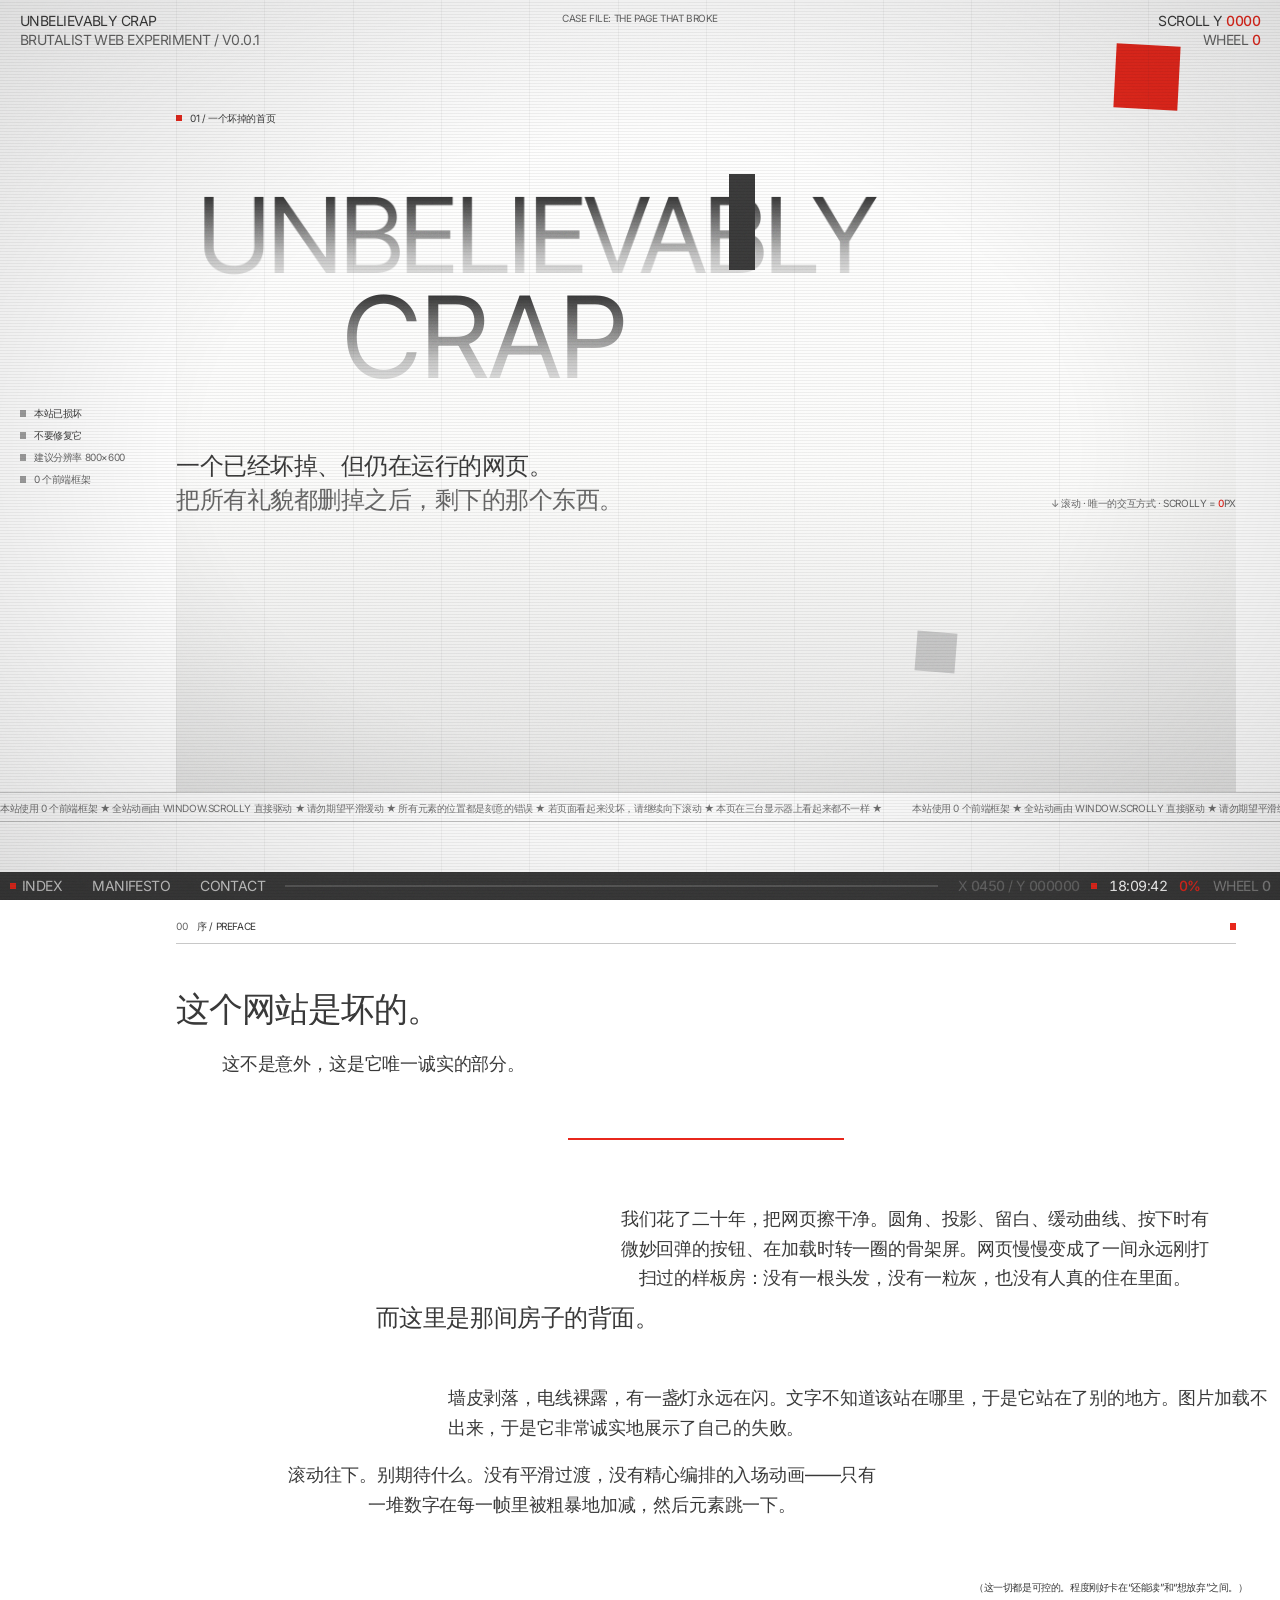
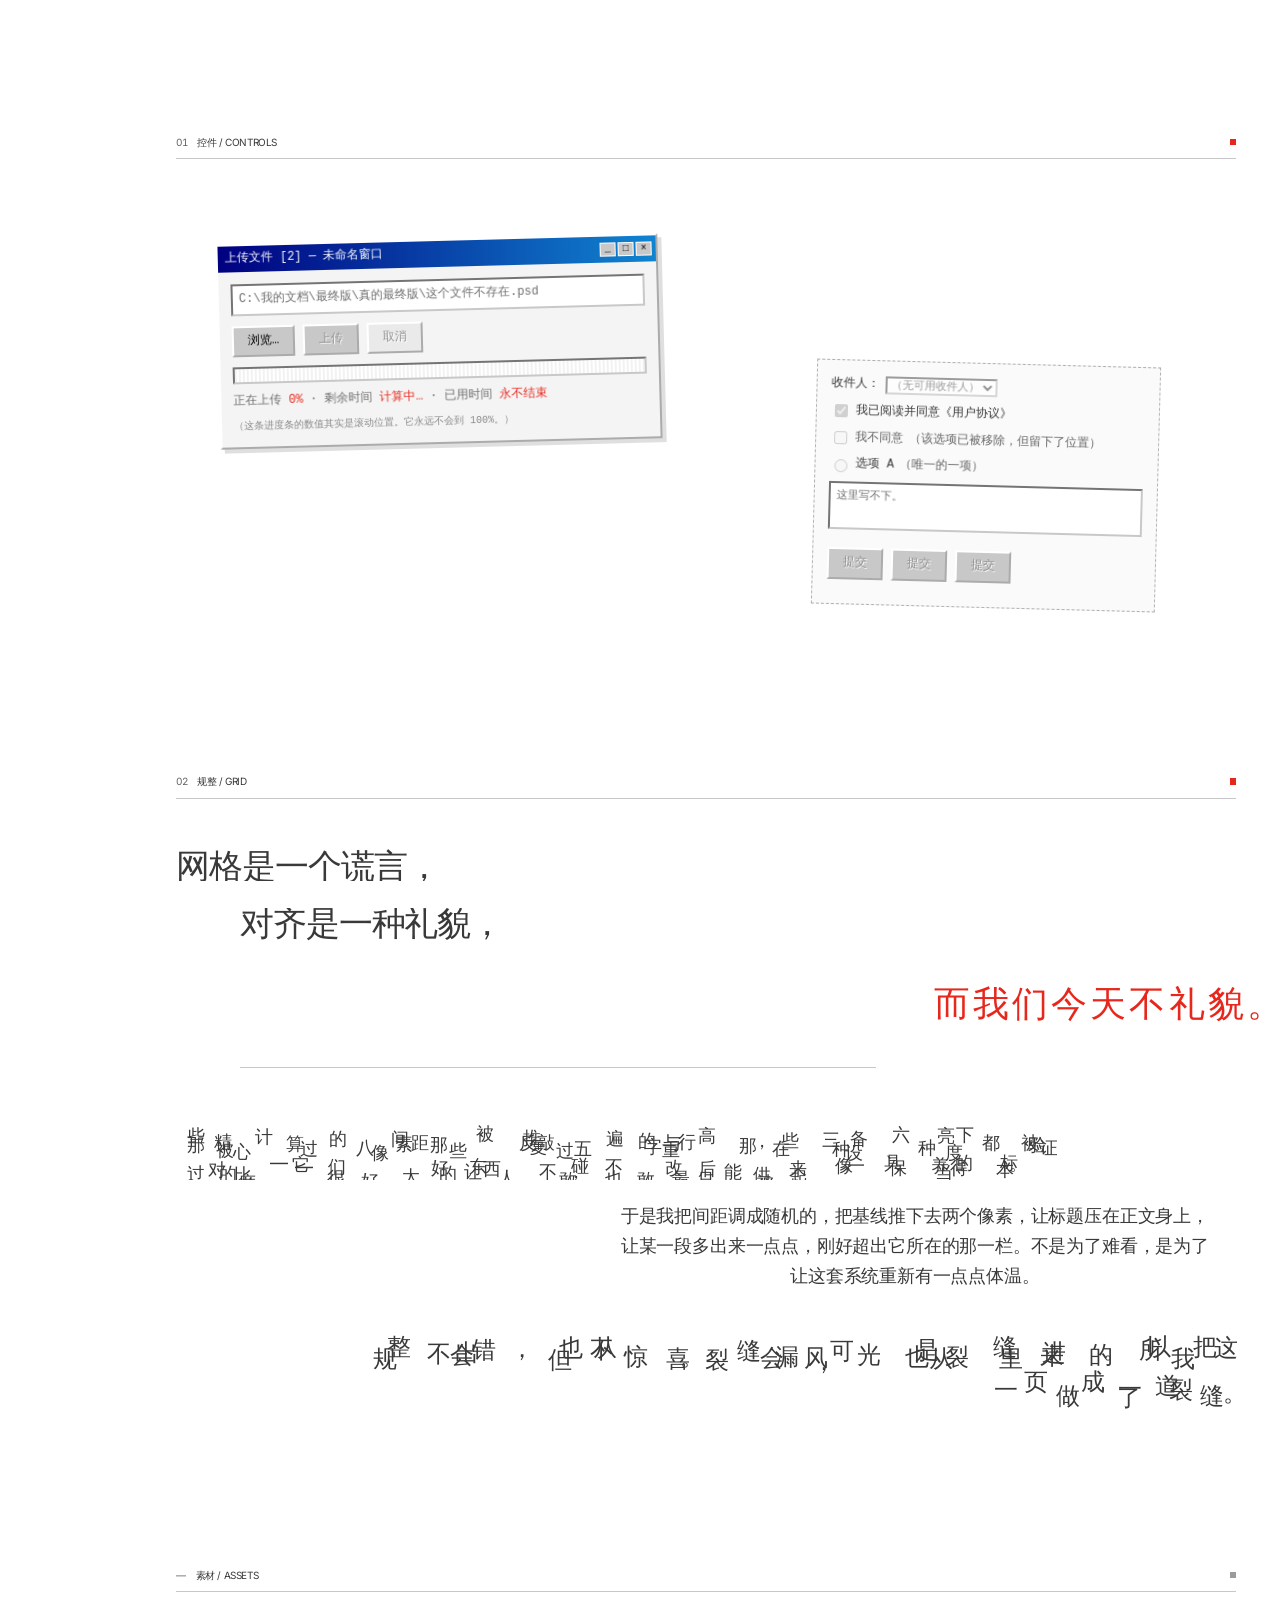
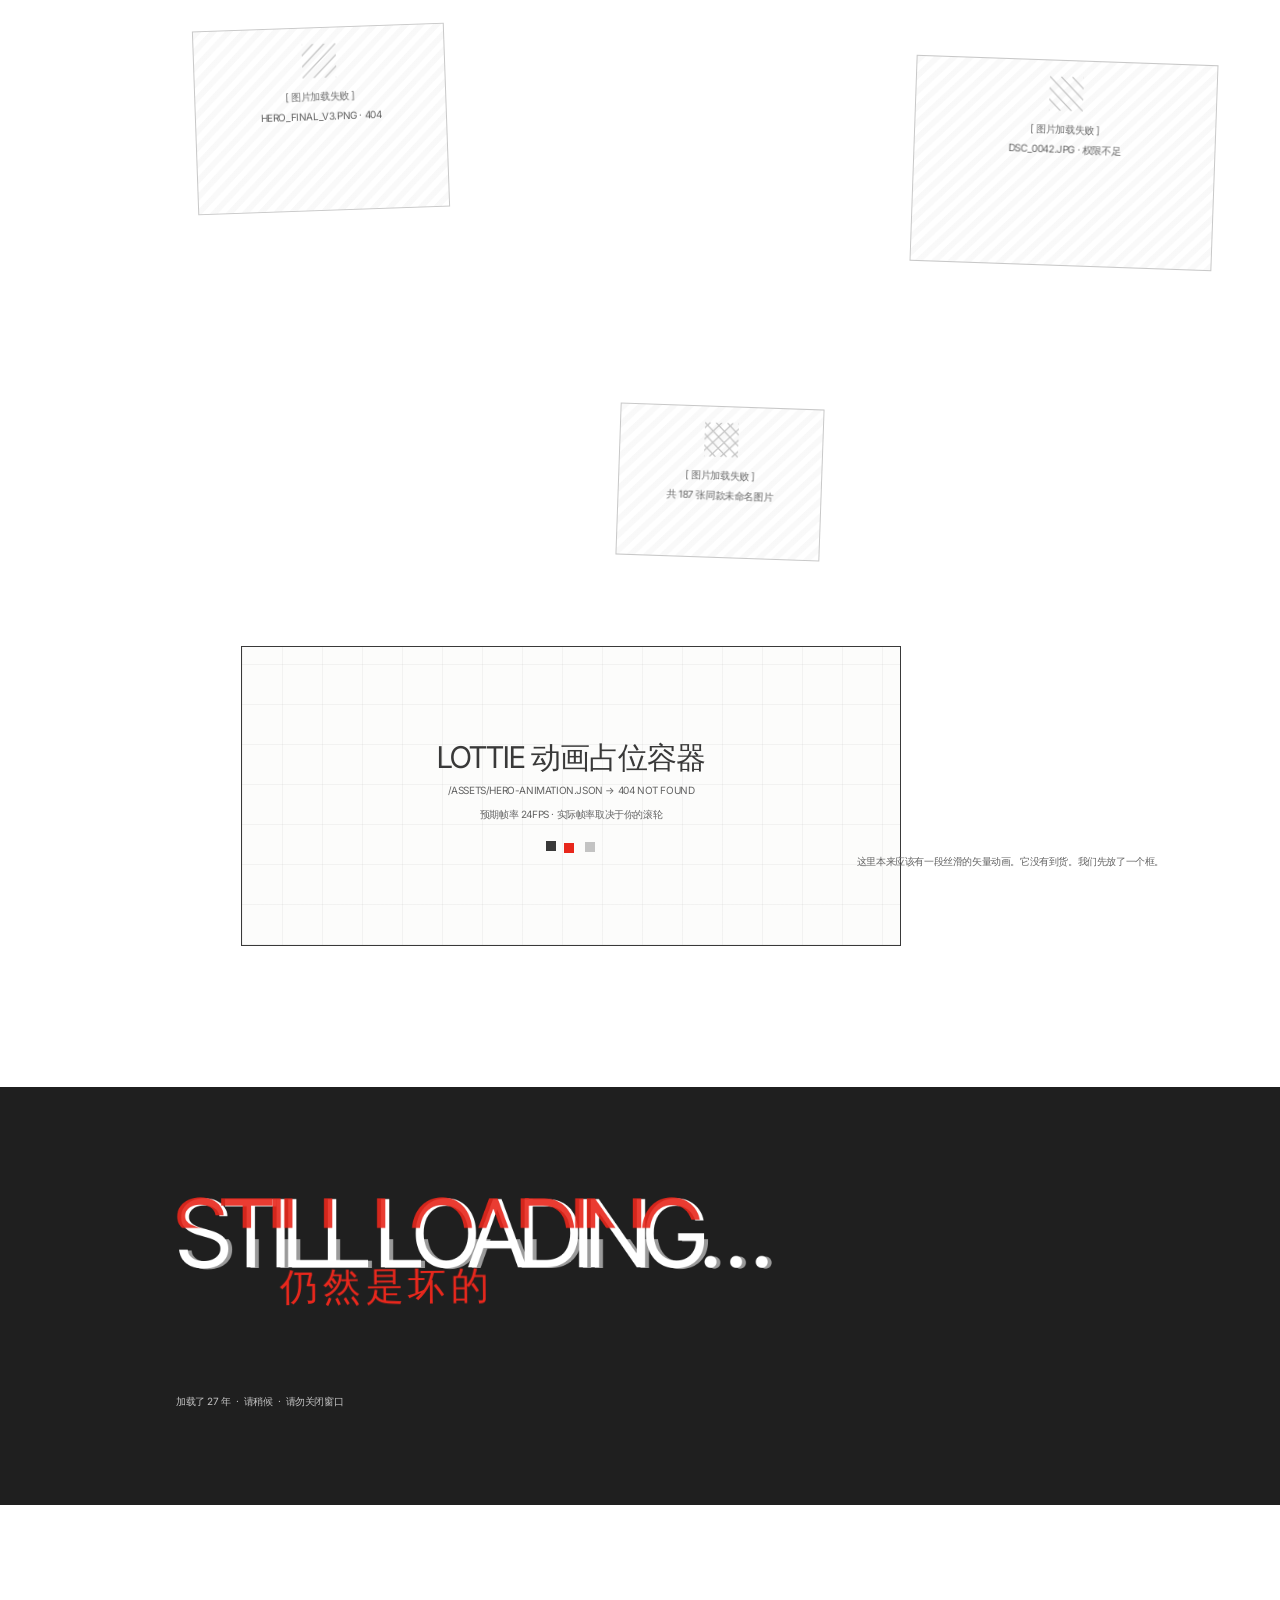
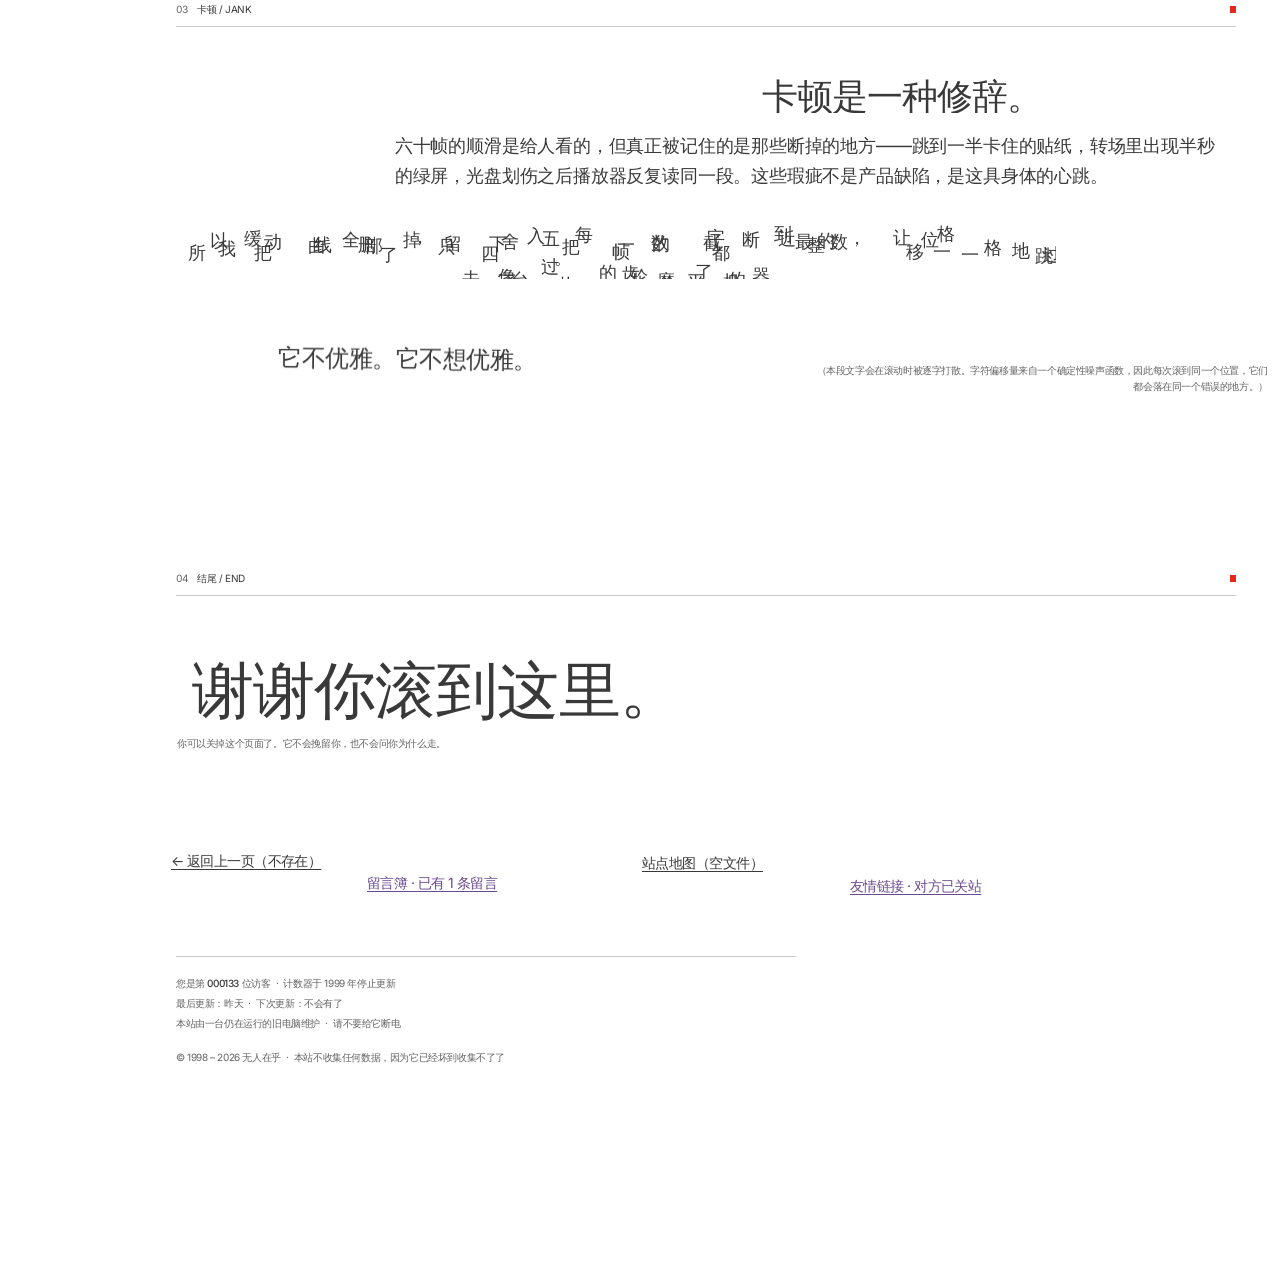
<file: 碎/碎/index.html>
<!DOCTYPE html>
<html lang="zh-CN">
<head>
<meta charset="utf-8">
<title>UNBELIEVABLY CRAP — 一个已经坏掉但还在运行的网页</title>
<meta name="viewport" content="width=1280">
<meta name="description" content="粗野主义实验网页。滚动驱动视差、抖动、裁切与文本打散。最好用桌面浏览器打开。">
<link rel="preconnect" href="https://fonts.googleapis.com">
<link rel="preconnect" href="https://fonts.gstatic.com" crossorigin>
<link href="https://fonts.googleapis.com/css2?family=Inter+Tight:wght@300;400;500;600&family=Inter:wght@300;400;500&display=swap" rel="stylesheet">
<link rel="stylesheet" href="style.css">
</head>
<body>

<!-- ══ 质感层：CRT 扫描线 + 胶片颗粒（固定，不吃指针） ══ -->
<div class="scan" aria-hidden="true"></div>
<div class="grain" aria-hidden="true"></div>

<!-- ══ 固定边框：精密的部分。所有破碎都发生在这层之外 ══ -->
<div class="chrome" aria-hidden="true">
  <div class="gridlines"><i></i><i></i><i></i><i></i><i></i><i></i><i></i><i></i><i></i><i></i><i></i><i></i></div>

  <div class="hud hud--tl">
    <span>Unbelievably Crap</span>
    <span class="dim">Brutalist web experiment / v0.0.1</span>
  </div>

  <div class="hud hud--tc">Case file: the page that broke</div>

  <div class="hud hud--tr">
    <span>Scroll Y <b id="js-y2">0</b></span>
    <span class="dim">Wheel <b id="js-wheel2">0</b></span>
  </div>

  <div class="rail">
    <div class="rail__row"><i class="mk"></i><span>本站已损坏</span></div>
    <div class="rail__row"><i class="mk"></i><span>不要修复它</span></div>
    <div class="rail__row dim"><i class="mk"></i><span>建议分辨率 800×600</span></div>
    <div class="rail__row dim"><i class="mk"></i><span>0 个前端框架</span></div>
  </div>
</div>

<main class="doc" id="doc">

  <!-- ══════════ HERO ══════════ -->
  <header class="hero">
    <div class="hero__meta label">
      <i class="mk mk--red"></i>
      <span>01 / 一个坏掉的首页</span>
    </div>

    <h1 class="display hero__l1" data-anim="plx zoom" data-speed="-0.18" data-amp="180" data-zoom="-0.24" data-ls="-10">Unbelievably</h1>
    <h1 class="display hero__l2" data-anim="plx zoom" data-speed="0.1" data-amp="240" data-zoom="0.3" data-ls="8">Crap</h1>

    <div class="hero__foot">
      <p class="lead hero__lede">
        一个已经坏掉、但仍在运行的网页。<br>
        <span class="dim">把所有礼貌都删掉之后，剩下的那个东西。</span>
      </p>
      <div class="hero__hint label">
        ↓ 滚动 · 唯一的交互方式 · scrollY = <b id="js-y">0</b>px
      </div>
    </div>

    <!-- 装饰：高饱和小色块，全站唯一的红 -->
    <i class="blk blk--a" data-anim="plx rot jit" data-speed="0.9" data-amp="420" data-jit="16" data-rot="40" data-jump="24"></i>
    <i class="blk blk--b" data-anim="plx jit" data-speed="-0.8" data-amp="380" data-jit="12"></i>
    <i class="blk blk--c" data-anim="plx rot jit" data-speed="0.55" data-amp="300" data-jit="9" data-rot="-22" data-jump="14"></i>
  </header>

  <!-- ══════════ 滚动驱动跑马灯 ══════════ -->
  <div class="marq" data-anim="marq" data-marq-speed="1.2">
    <div class="marq__track">
      <span>本站使用 0 个前端框架 ★ 全站动画由 window.scrollY 直接驱动 ★ 请勿期望平滑缓动 ★ 所有元素的位置都是刻意的错误 ★ 若页面看起来没坏，请继续向下滚动 ★ 本页在三台显示器上看起来都不一样 ★&nbsp;</span>
      <span>本站使用 0 个前端框架 ★ 全站动画由 window.scrollY 直接驱动 ★ 请勿期望平滑缓动 ★ 所有元素的位置都是刻意的错误 ★ 若页面看起来没坏，请继续向下滚动 ★ 本页在三台显示器上看起来都不一样 ★&nbsp;</span>
    </div>
  </div>

  <!-- ══════════ §00 序 ══════════ -->
  <section class="sec">
    <div class="shead">
      <span class="shead__no">00</span>
      <span class="shead__tt">序 / Preface</span>
      <i class="mk mk--red"></i>
    </div>

    <p class="sub al-l w-lg" data-anim="plx clip fade" data-speed="-0.06" data-amp="70" data-clip="11" data-clip-dir="bottom">
      这个网站是坏的。
    </p>
    <p class="body al-l w-md indent" data-anim="plx clip fade jit" data-speed="0.05" data-amp="90" data-jit="4" data-clip="7" data-clip-dir="bottom">
      这不是意外，这是它唯一诚实的部分。
    </p>

    <hr class="hr hr--red">

    <p class="body al-c w-md off-r" data-anim="plx fade" data-speed="-0.14" data-amp="120">
      我们花了二十年，把网页擦干净。圆角、投影、留白、缓动曲线、按下时有微妙回弹的按钮、在加载时转一圈的骨架屏。网页慢慢变成了一间永远刚打扫过的样板房：没有一根头发，没有一粒灰，也没有人真的住在里面。
    </p>

    <p class="lead al-r w-sm off-l" data-anim="plx fade jit" data-speed="0.2" data-amp="150" data-jit="5">
      而这里是那间房子的背面。
    </p>

    <p class="body al-l w-lg off-r-2" data-anim="plx clip fade" data-speed="-0.08" data-amp="110" data-clip="9" data-clip-dir="top">
      墙皮剥落，电线裸露，有一盏灯永远在闪。文字不知道该站在哪里，于是它站在了别的地方。图片加载不出来，于是它非常诚实地展示了自己的失败。
    </p>

    <p class="body al-c w-md off-l-2" data-anim="plx fade" data-speed="0.11" data-amp="130">
      滚动往下。别期待什么。没有平滑过渡，没有精心编排的入场动画——只有一堆数字在每一帧里被粗暴地加减，然后元素跳一下。
    </p>

    <p class="label al-r w-xs off-r-3" data-anim="plx fade jit" data-speed="-0.24" data-amp="170" data-jit="6">
      （这一切都是可控的。程度刚好卡在“还能读”和“想放弃”之间。）
    </p>
  </section>

  <!-- ══════════ §01 控件 ══════════ -->
  <section class="sec sec--widgets">
    <div class="shead">
      <span class="shead__no">01</span>
      <span class="shead__tt">控件 / Controls</span>
      <i class="mk mk--red"></i>
    </div>

    <div class="widget" data-anim="plx rot fade jit" data-speed="-0.32" data-amp="220" data-rot="-1.6" data-jump="1.2" data-jit="6">
      <div class="widget__titlebar">
        <span>上传文件 [2] — 未命名窗口</span>
        <span class="widget__btns"><i>_</i><i>□</i><i class="x">×</i></span>
      </div>
      <div class="widget__body">
        <div class="path">C:\我的文档\最终版\真的最终版\这个文件不存在.psd</div>
        <div class="row">
          <button class="btn90" type="button">浏览…</button>
          <button class="btn90" type="button" disabled>上传</button>
          <button class="btn90 btn90--ghost" type="button" disabled>取消</button>
        </div>
        <div class="progress"><div class="progress__bar" id="js-meter"></div></div>
        <div class="progress__label">
          正在上传 <b id="js-pct">0%</b> · 剩余时间 <b>计算中…</b> · 已用时间 <b>永不结束</b>
        </div>
        <div class="widget__note">（这条进度条的数值其实是滚动位置。它永远不会到 100%。）</div>
      </div>
    </div>

    <div class="formjunk" data-anim="plx rot fade jit" data-speed="0.3" data-amp="200" data-rot="1.4" data-jump="1.8" data-jit="5">
      <div class="formjunk__row">
        <label>收件人：</label>
        <select disabled><option>（无可用收件人）</option></select>
      </div>
      <div class="formjunk__row"><label><input type="checkbox" checked disabled> 我已阅读并同意《用户协议》</label></div>
      <div class="formjunk__row dim"><label><input type="checkbox" disabled> 我不同意</label><span>（该选项已被移除，但留下了位置）</span></div>
      <div class="formjunk__row"><label><input type="radio" name="why" disabled> 选项 A</label><span class="dim">（唯一的一项）</span></div>
      <textarea readonly rows="3">这里写不下。</textarea>
      <div class="row">
        <button class="btn90" type="button" disabled>提交</button>
        <button class="btn90" type="button" disabled>提交</button>
        <button class="btn90" type="button" disabled>提交</button>
      </div>
    </div>
  </section>

  <!-- ══════════ §02 规整 ══════════ -->
  <section class="sec">
    <div class="shead">
      <span class="shead__no">02</span>
      <span class="shead__tt">规整 / Grid</span>
      <i class="mk mk--red"></i>
    </div>

    <p class="sub al-l w-lg" data-anim="plx clip fade" data-speed="-0.1" data-amp="90" data-clip="13" data-clip-dir="bottom">网格是一个谎言，</p>
    <p class="sub al-l w-lg off-1" data-anim="plx clip fade" data-speed="0.06" data-amp="120" data-clip="13" data-clip-dir="top">对齐是一种礼貌，</p>
    <p class="sub sub--red al-r w-lg off-2" data-anim="plx zoom clip fade" data-speed="-0.18" data-amp="140" data-zoom="0.14" data-ls="5" data-clip="9" data-clip-dir="bottom">而我们今天不礼貌。</p>

    <hr class="hr hr--thin off-1">

    <div class="scatterbox" data-anim="fade">
      <p class="body scatter" data-anim="scatter clip fade jit" data-scatter="30" data-jit="6" data-clip="6" data-clip-dir="bottom">
        那些被精心计算过的八像素间距，那些被反复推敲过五遍的字重与行高，那些在三种设备、六种亮度下都被验证过的对比度——它们很好。太好的东西让人不敢碰，也不敢改，最后只能被供起来，像一具保养得当的标本。
      </p>
    </div>

    <p class="body al-c w-md off-r" data-anim="plx fade" data-speed="0.16" data-amp="140">
      于是我把间距调成随机的，把基线推下去两个像素，让标题压在正文身上，让某一段多出来一点点，刚好超出它所在的那一栏。不是为了难看，是为了让这套系统重新有一点点体温。
    </p>

    <div class="scatterbox scatterbox--r" data-anim="fade">
      <p class="lead scatter al-r" data-anim="scatter fade jit" data-scatter="24" data-jit="8">
        规整不会出错，但也从不惊喜。裂缝会漏风，可光也是从裂缝里进来的。所以我把这一页做成了一道裂缝。
      </p>
    </div>
  </section>

  <!-- ══════════ 破碎图片占位 ══════════ -->
  <section class="sec sec--media">
    <div class="shead">
      <span class="shead__no">—</span>
      <span class="shead__tt">素材 / Assets</span>
      <i class="mk"></i>
    </div>

    <div class="brokenimg brokenimg--a" data-anim="plx rot fade jit" data-speed="-0.5" data-amp="240" data-rot="-3" data-jump="2.4" data-jit="7">
      <span class="brokenimg__icon">▨</span>
      <span class="brokenimg__alt label">[ 图片加载失败 ]</span>
      <span class="brokenimg__cap label">hero_final_v3.png · 404</span>
    </div>
    <div class="brokenimg brokenimg--b" data-anim="plx rot fade jit" data-speed="0.58" data-amp="270" data-rot="2.4" data-jump="2.8" data-jit="6">
      <span class="brokenimg__icon">▧</span>
      <span class="brokenimg__alt label">[ 图片加载失败 ]</span>
      <span class="brokenimg__cap label">DSC_0042.JPG · 权限不足</span>
    </div>
    <div class="brokenimg brokenimg--c" data-anim="plx rot fade jit" data-speed="-0.66" data-amp="300" data-rot="5" data-jump="3.2" data-jit="9">
      <span class="brokenimg__icon">▩</span>
      <span class="brokenimg__alt label">[ 图片加载失败 ]</span>
      <span class="brokenimg__cap label">共 187 张同款未命名图片</span>
    </div>
  </section>

  <!-- ══════════ Lottie 占位 ══════════ -->
  <section class="sec sec--lottie">
    <div class="lottie" data-anim="plx rot fade jit" data-speed="-0.38" data-amp="230" data-rot="1.8" data-jump="2" data-jit="8">
      <div class="lottie__inner">
        <div class="lottie__label">Lottie 动画占位容器</div>
        <div class="lottie__sub label">/assets/hero-animation.json → 404 Not Found</div>
        <div class="lottie__sub label">预期帧率 24fps · 实际帧率取决于你的滚轮</div>
        <div class="lottie__dots">
          <i data-anim="jit" data-jit="4"></i><i data-anim="jit" data-jit="6"></i><i data-anim="jit" data-jit="3"></i>
        </div>
      </div>
    </div>
    <p class="label w-xs off-r dim" data-anim="plx fade jit" data-speed="0.5" data-amp="190" data-jit="5">
      这里本来应该有一段丝滑的矢量动画。它没有到货。我们先放了一个框。
    </p>
  </section>

  <!-- ══════════ 深色巨型标题带 ══════════ -->
  <section class="band">
    <div class="band__inner">
      <div class="band__t" data-anim="plx zoom glitch fade" data-speed="-0.16" data-amp="170" data-zoom="-0.44" data-ls="-22"
           data-glitch="1" data-text="Still loading…">Still loading…</div>
      <div class="band__s" data-anim="plx zoom rot fade jit" data-speed="0.26" data-amp="210" data-zoom="0.3" data-ls="8"
           data-rot="-1.2" data-jump="1.6" data-jit="6">仍然是坏的</div>
      <div class="band__n label">加载了 27 年 &nbsp;·&nbsp; 请稍候 &nbsp;·&nbsp; 请勿关闭窗口</div>
    </div>
  </section>

  <!-- ══════════ §03 卡顿 ══════════ -->
  <section class="sec">
    <div class="shead">
      <span class="shead__no">03</span>
      <span class="shead__tt">卡顿 / Jank</span>
      <i class="mk mk--red"></i>
    </div>

    <p class="sub al-r w-lg off-l" data-anim="plx clip zoom fade" data-speed="-0.12" data-amp="100" data-zoom="0.12" data-clip="11" data-clip-dir="bottom">卡顿是一种修辞。</p>

    <p class="body al-l w-lg off-r" data-anim="plx fade" data-speed="0.07" data-amp="120">
      六十帧的顺滑是给人看的，但真正被记住的是那些断掉的地方——跳到一半卡住的贴纸，转场里出现半秒的绿屏，光盘划伤之后播放器反复读同一段。这些瑕疵不是产品缺陷，是这具身体的心跳。
    </p>

    <div class="scatterbox" data-anim="fade">
      <p class="body scatter al-c" data-anim="scatter clip fade jit" data-scatter="34" data-jit="7" data-clip="8" data-clip-dir="bottom">
        所以我把缓动曲线全部删掉了，只留下四舍五入。把每一帧的数字都截断到最近的整数，让位移一格一格地跳过去，像一台过热的、齿轮磨平了的机器。
      </p>
    </div>

    <p class="lead al-l w-sm off-l-2" data-anim="plx fade jit rot" data-speed="-0.3" data-amp="190" data-jit="8" data-rot="1" data-jump="1.4">
      它不优雅。它不想优雅。
    </p>

    <p class="label al-r w-sm off-r-2 dim" data-anim="plx fade" data-speed="0.22" data-amp="160">
      （本段文字会在滚动时被逐字打散。字符偏移量来自一个确定性噪声函数，因此每次滚到同一个位置，它们都会落在同一个错误的地方。）
    </p>
  </section>

  <!-- ══════════ 结尾 ══════════ -->
  <section class="sec sec--end">
    <div class="shead">
      <span class="shead__no">04</span>
      <span class="shead__tt">结尾 / End</span>
      <i class="mk mk--red"></i>
    </div>

    <p class="sub sub--lg" data-anim="plx zoom fade" data-speed="-0.5" data-amp="200" data-zoom="-0.22" data-ls="-6">
      谢谢你滚到这里。
    </p>
    <p class="label dim" data-anim="plx fade jit" data-speed="-0.2" data-amp="150" data-jit="5">
      你可以关掉这个页面了。它不会挽留你，也不会问你为什么走。
    </p>

    <div class="links">
      <a href="#" class="lnk" data-anim="plx fade jit" data-speed="-0.8" data-amp="280" data-jit="10">← 返回上一页（不存在）</a>
      <a href="#" class="lnk is-visited" data-anim="plx fade jit" data-speed="0.7" data-amp="320" data-jit="8">留言簿 · 已有 1 条留言</a>
      <a href="#" class="lnk" data-anim="plx fade jit" data-speed="-0.55" data-amp="250" data-jit="11">站点地图（空文件）</a>
      <a href="#" class="lnk is-visited" data-anim="plx fade jit" data-speed="0.9" data-amp="360" data-jit="9">友情链接 · 对方已关站</a>
    </div>

    <div class="colophon label">
      <div>您是第 <b id="js-hits">000133</b> 位访客 &nbsp;·&nbsp; 计数器于 1999 年停止更新</div>
      <div>最后更新：昨天 &nbsp;·&nbsp; 下次更新：不会有了</div>
      <div>本站由一台仍在运行的旧电脑维护 &nbsp;·&nbsp; 请不要给它断电</div>
      <div class="dim">© 1998 – 2026 无人在乎 &nbsp;·&nbsp; 本站不收集任何数据，因为它已经坏到收集不了了</div>
    </div>
  </section>

</main>

<!-- ══ 固定底栏 ══ -->
<div class="bar">
  <div class="bar__left">
    <a href="#" class="bar__btn"><i class="mk mk--red"></i>Index</a>
    <a href="#" class="bar__btn"><i class="mk"></i>Manifesto</a>
    <a href="#" class="bar__btn"><i class="mk"></i>Contact</a>
  </div>
  <div class="bar__prog"><i id="js-thumb"></i></div>
  <div class="bar__right">
    <span class="bar__coord">X <b id="js-cx">0000</b> / Y <b id="js-cy">000000</b></span>
    <i class="mk mk--red"></i>
    <span class="bar__clock" id="js-clock">--:--:--</span>
    <span class="bar__pct"><b id="js-pct2">0%</b></span>
    <span class="dim">Wheel <b id="js-wheel">0</b></span>
  </div>
</div>

<!-- ══ 移动端拦截 ══ -->
<div class="warn-mobile">
  <div class="warn-mobile__box">
    <div class="label warn-mobile__tag">Error 800 × 600</div>
    <h2 class="warn-mobile__title">Best<br>viewed with<br>a desktop</h2>
    <p class="label">本网站未提供移动端布局。这不是疏忽，是拒绝。</p>
    <p class="label">请换一台有鼠标滚轮的电脑。谢谢。</p>
  </div>
</div>

<script src="script.js"></script>
</body>
</html>
</file>
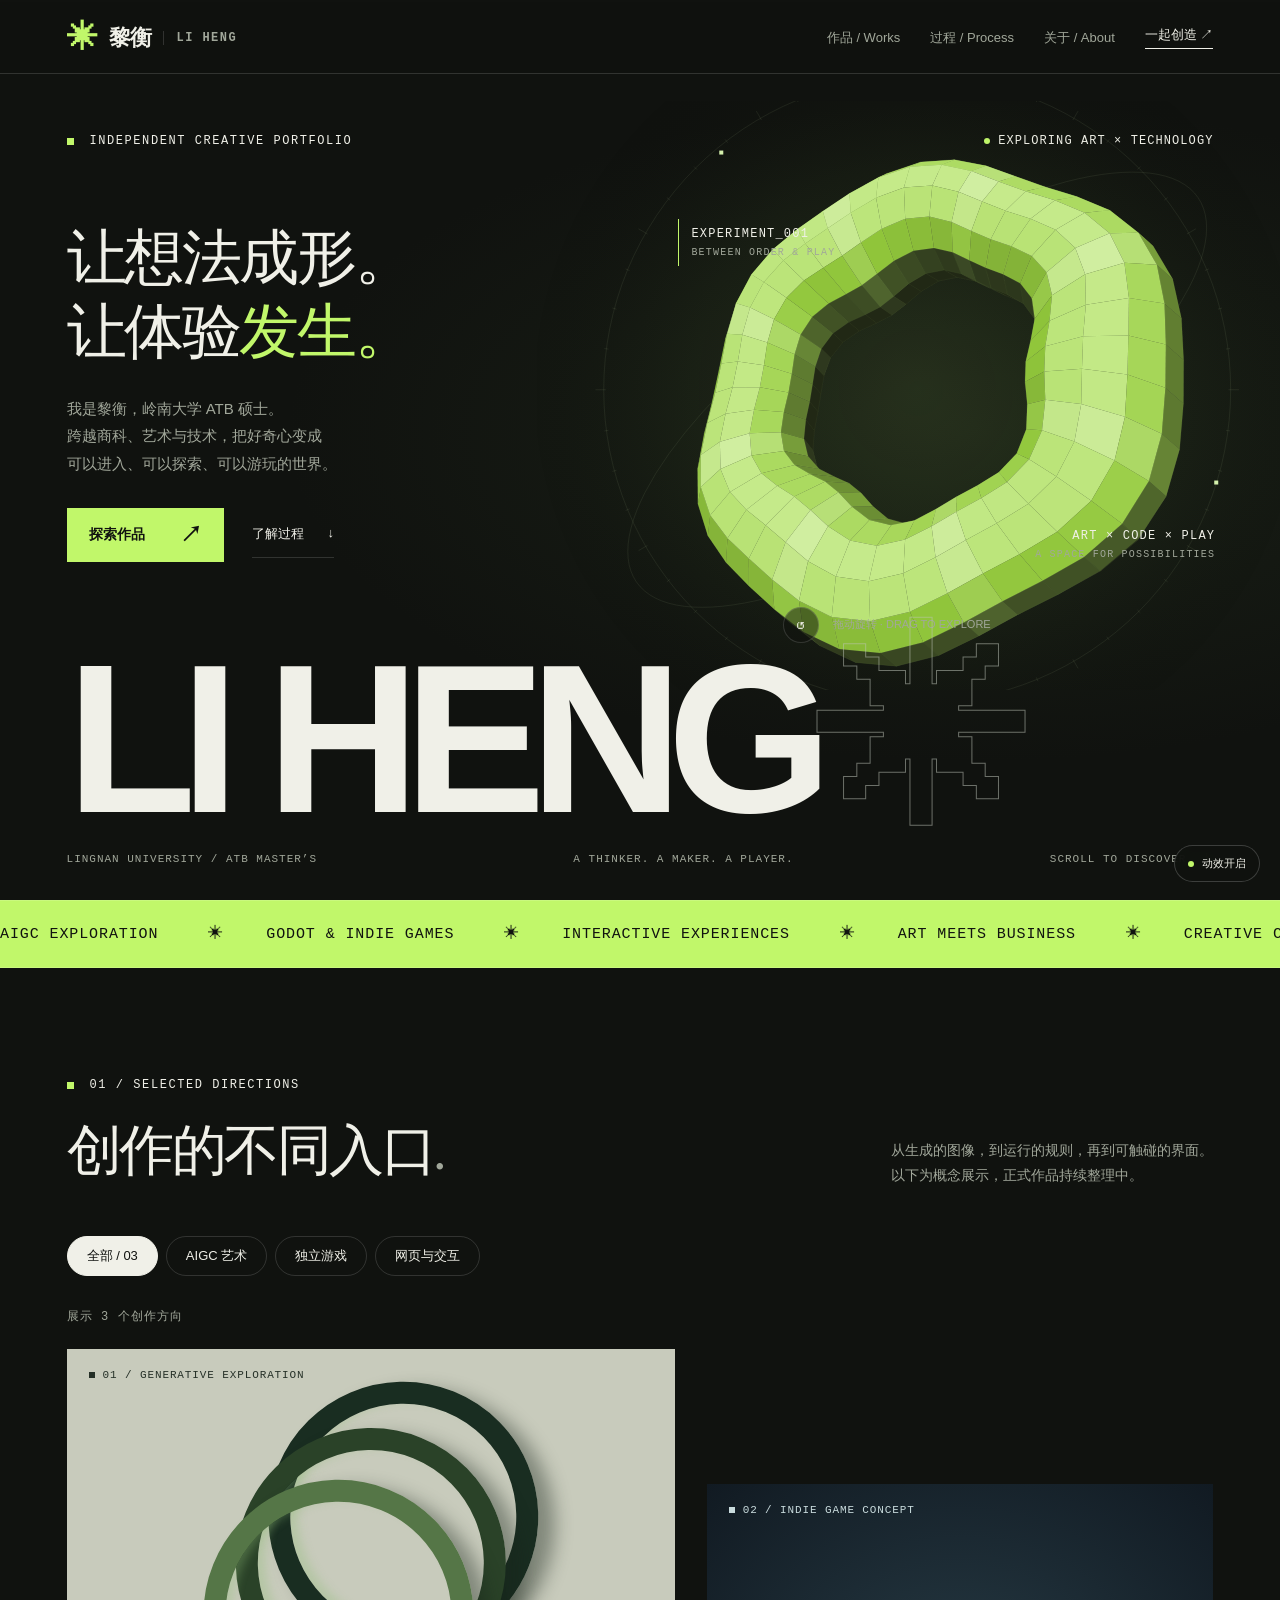
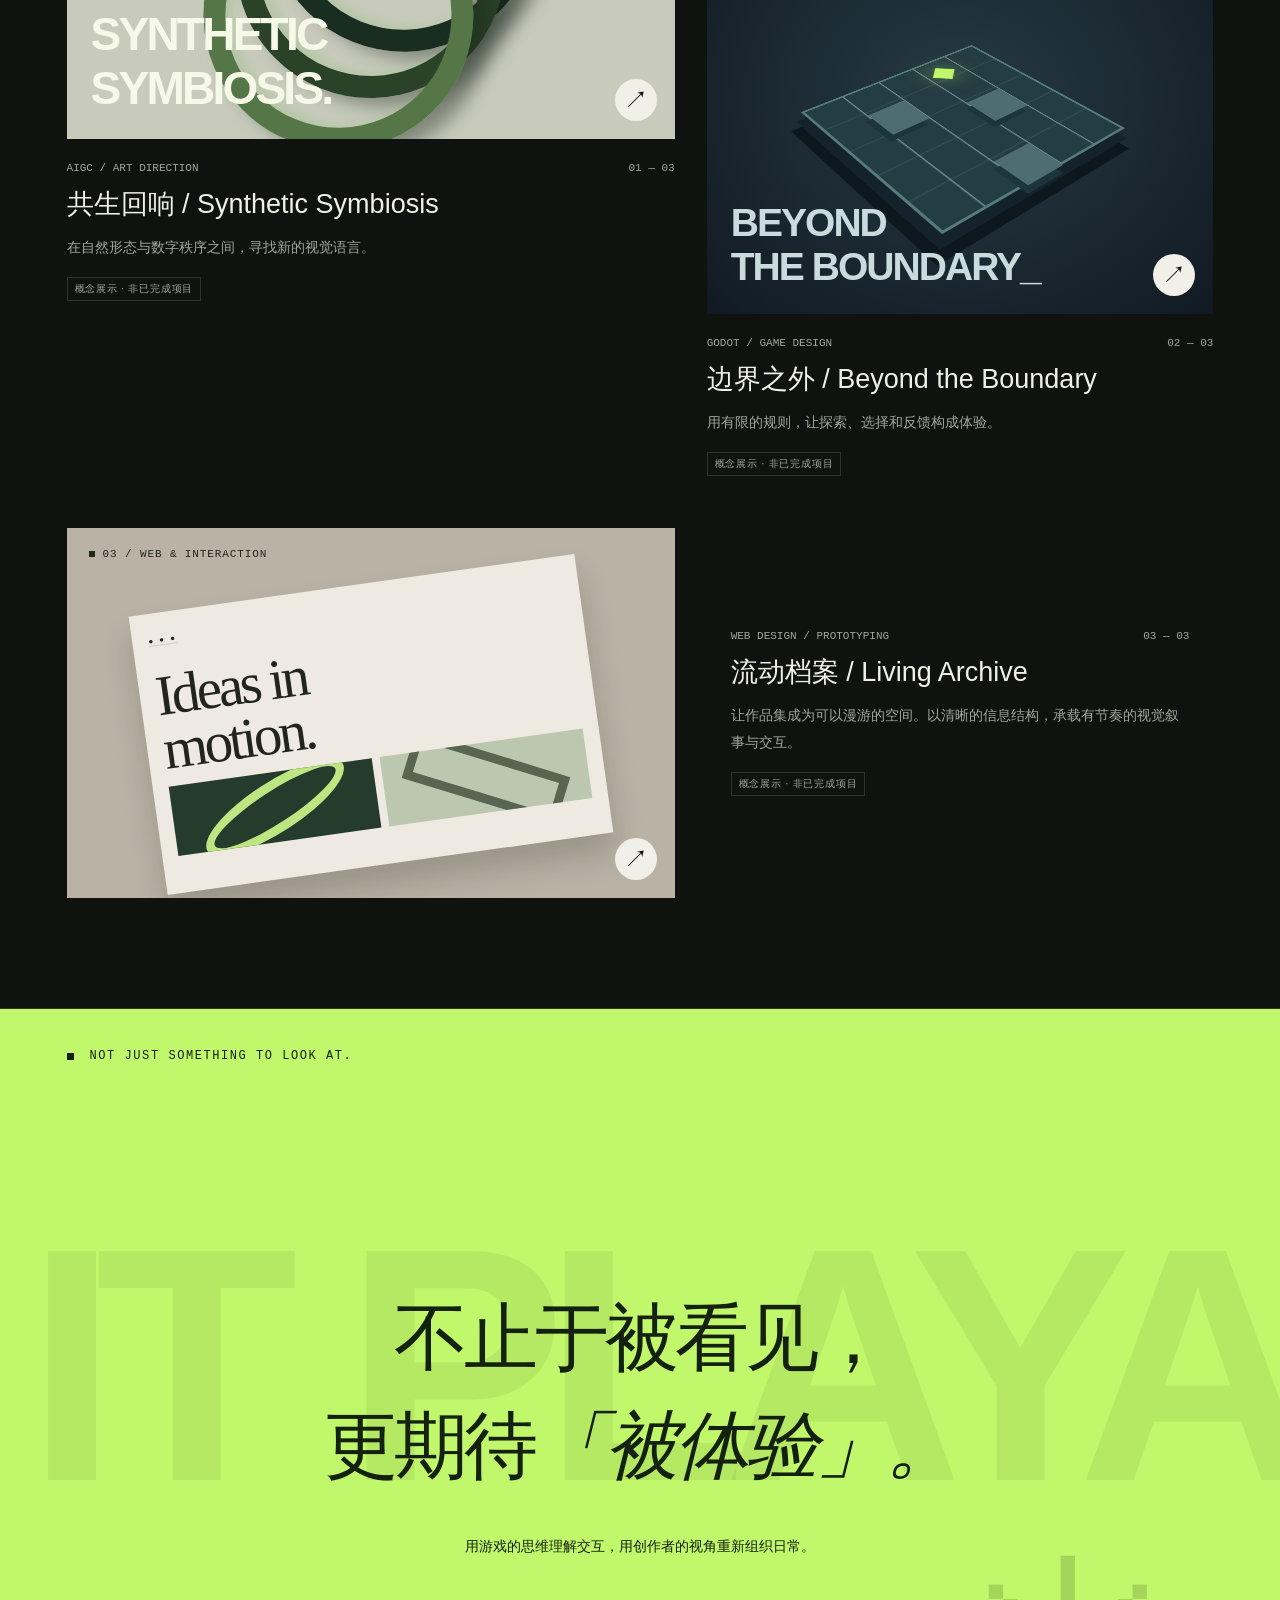
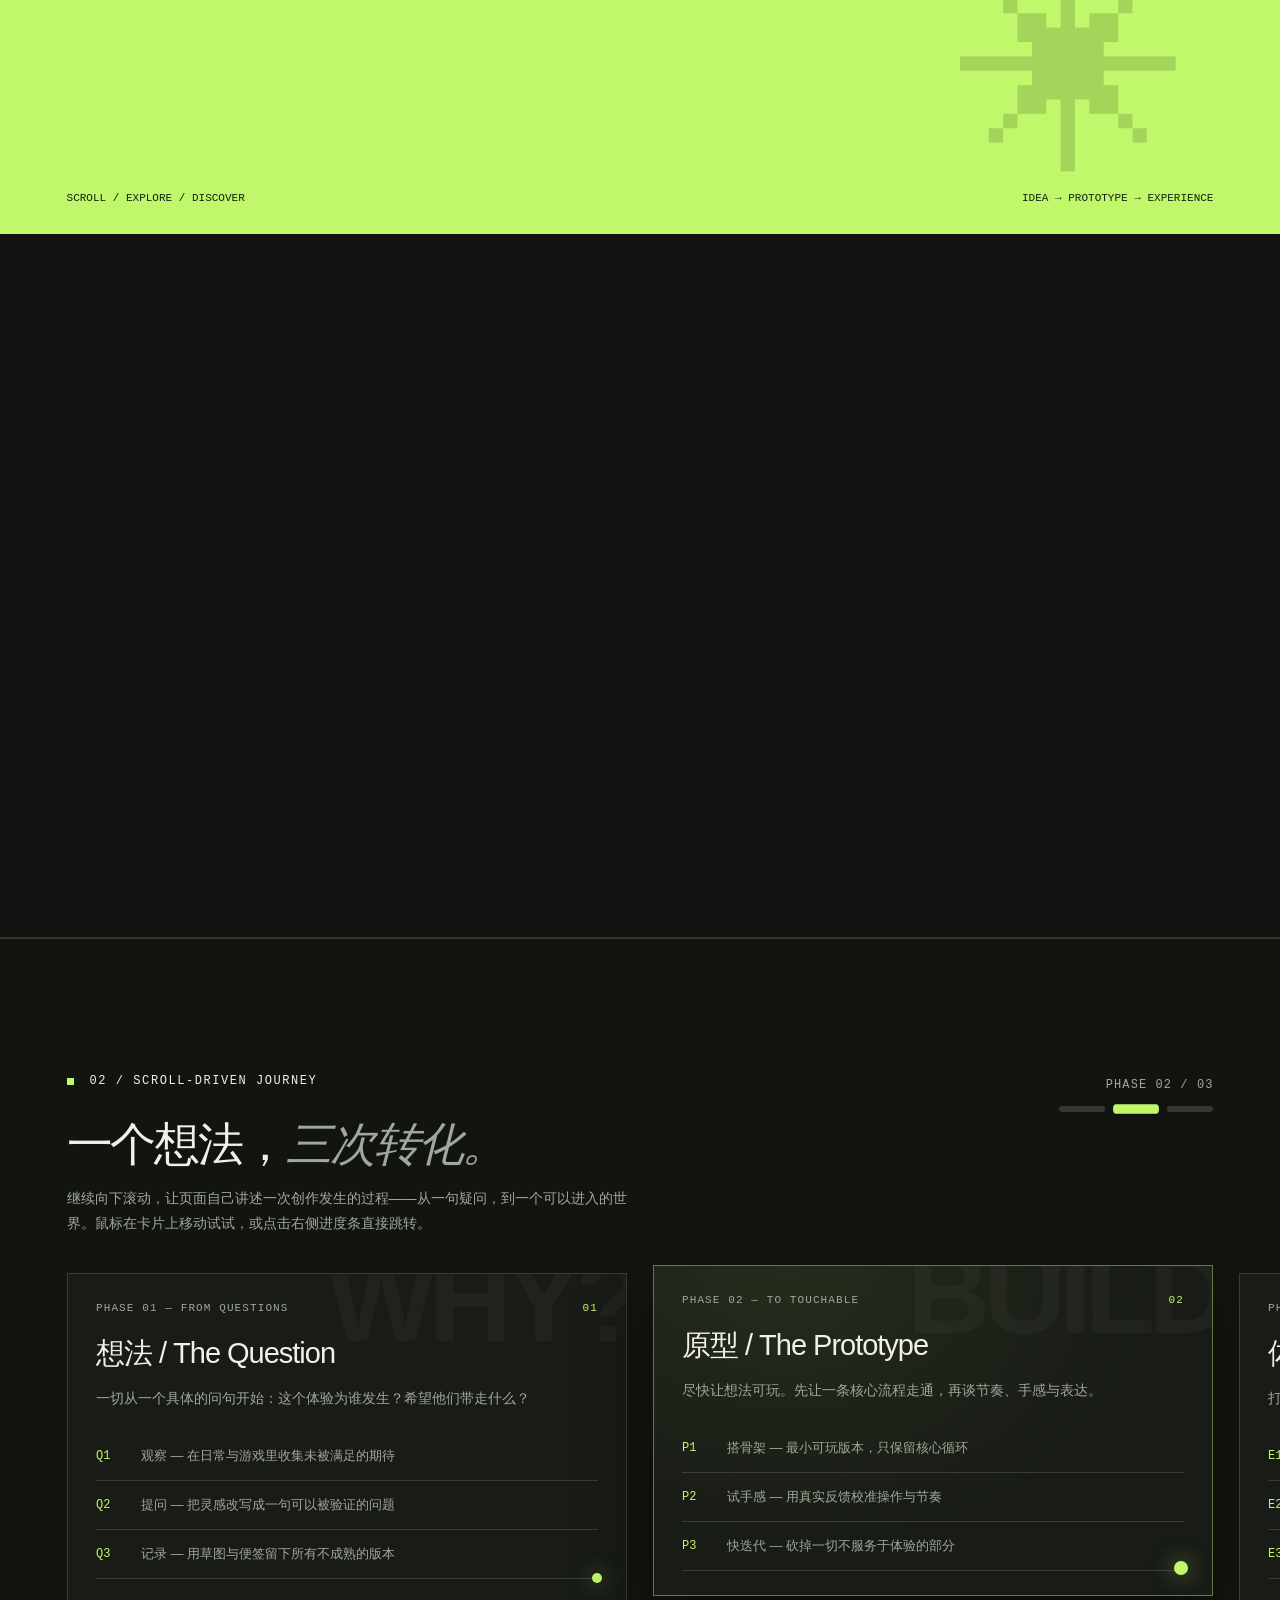
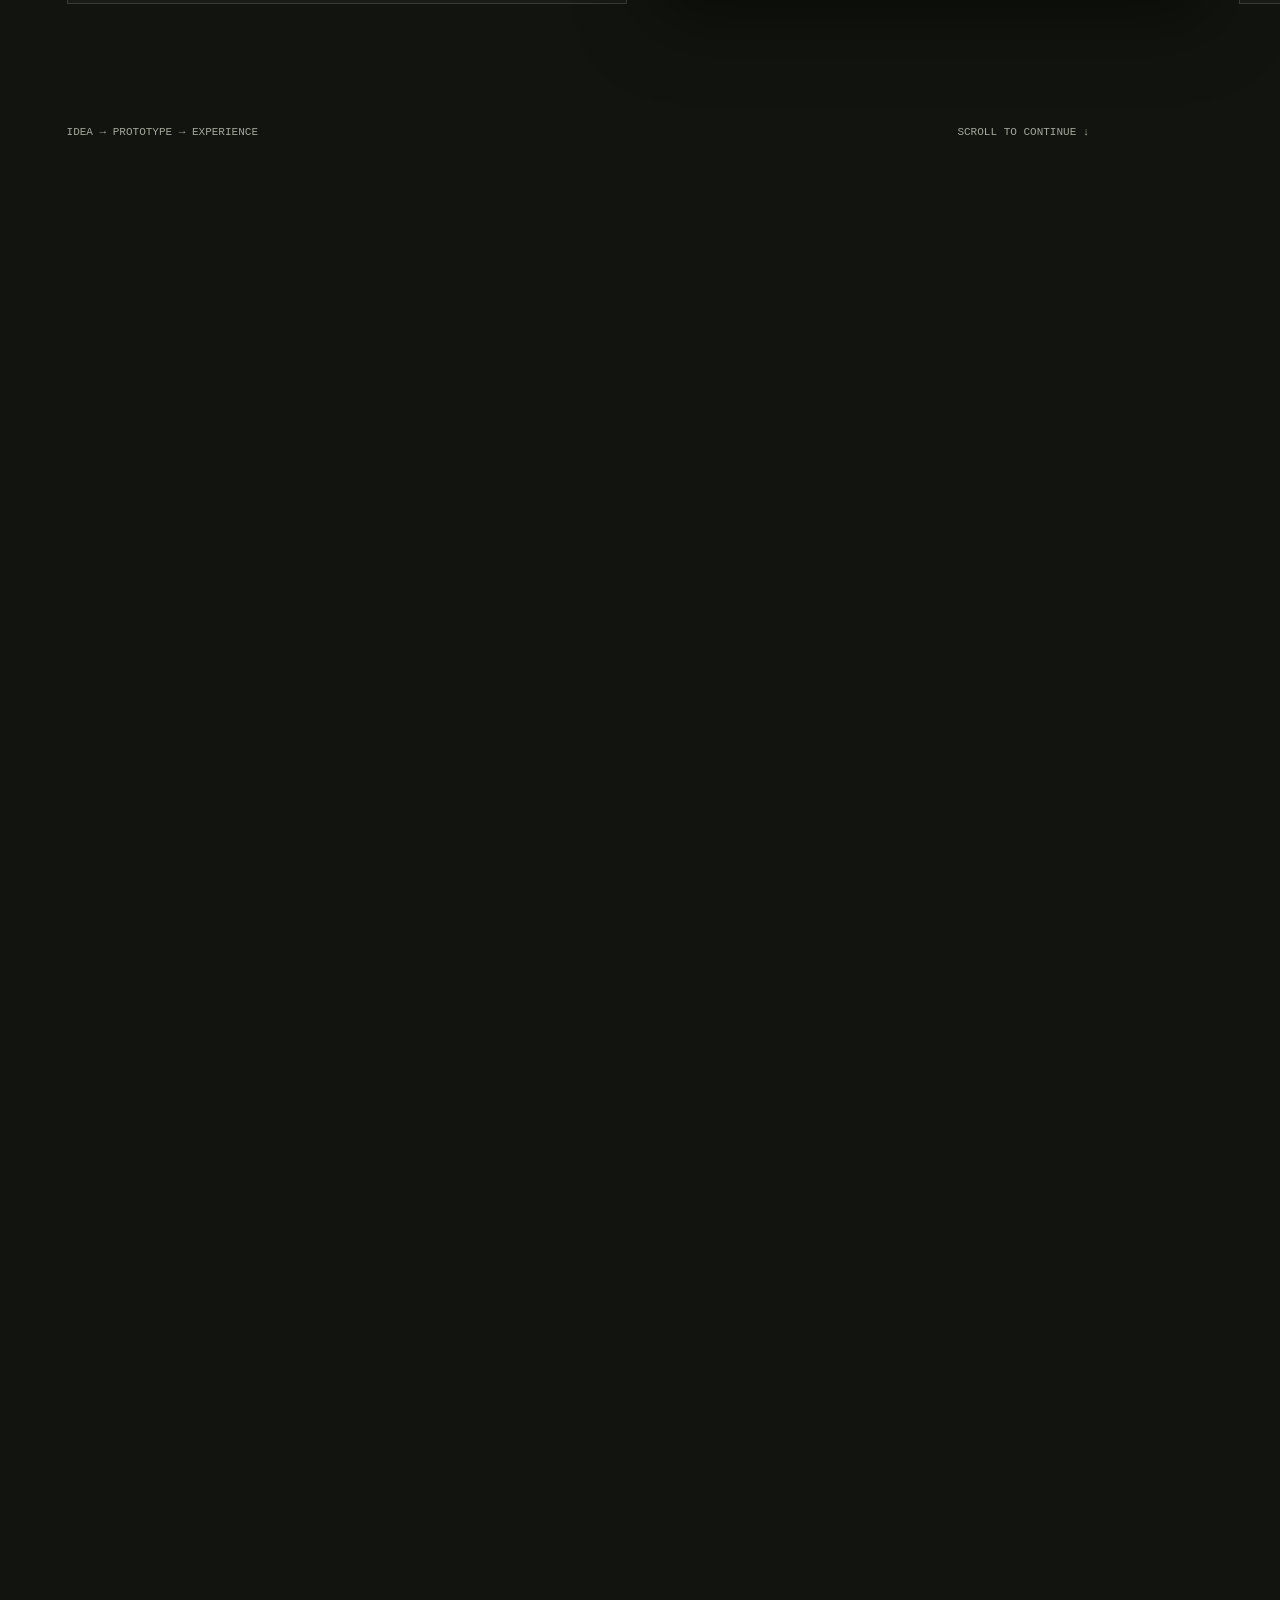
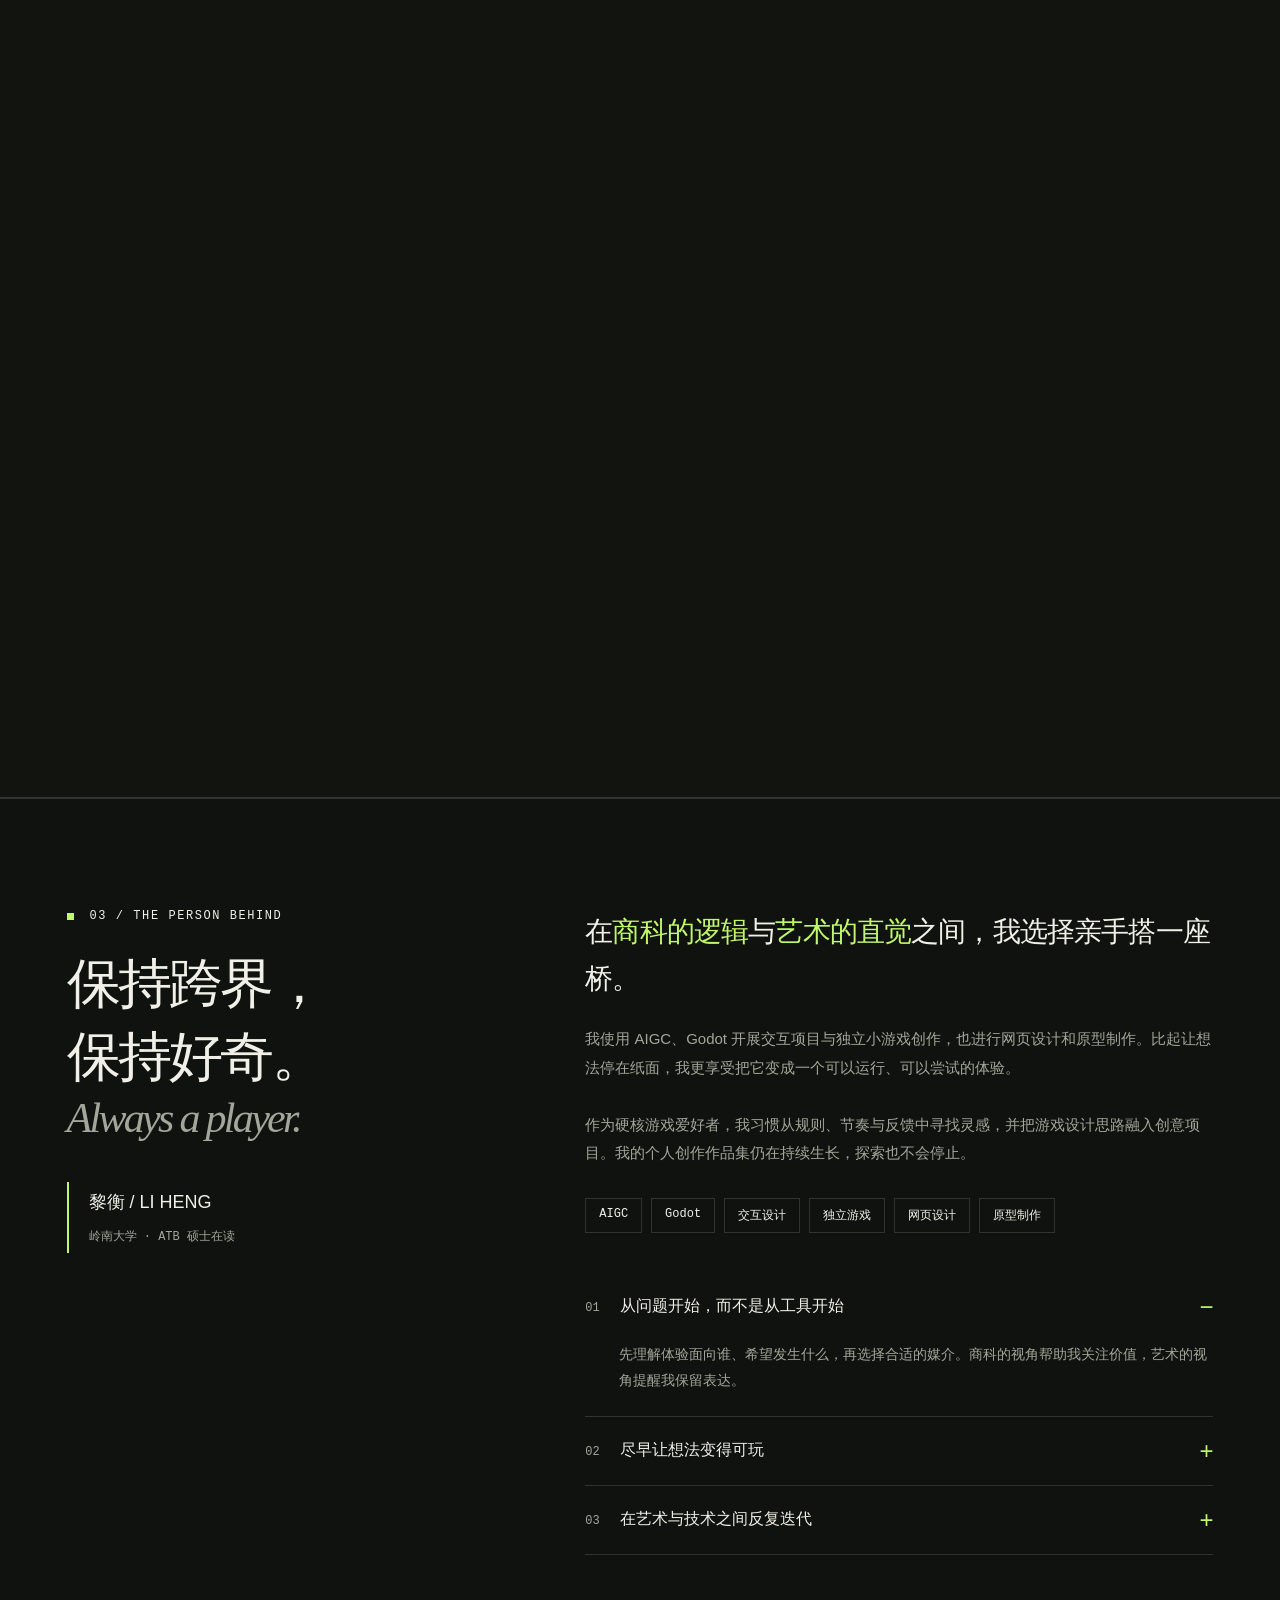
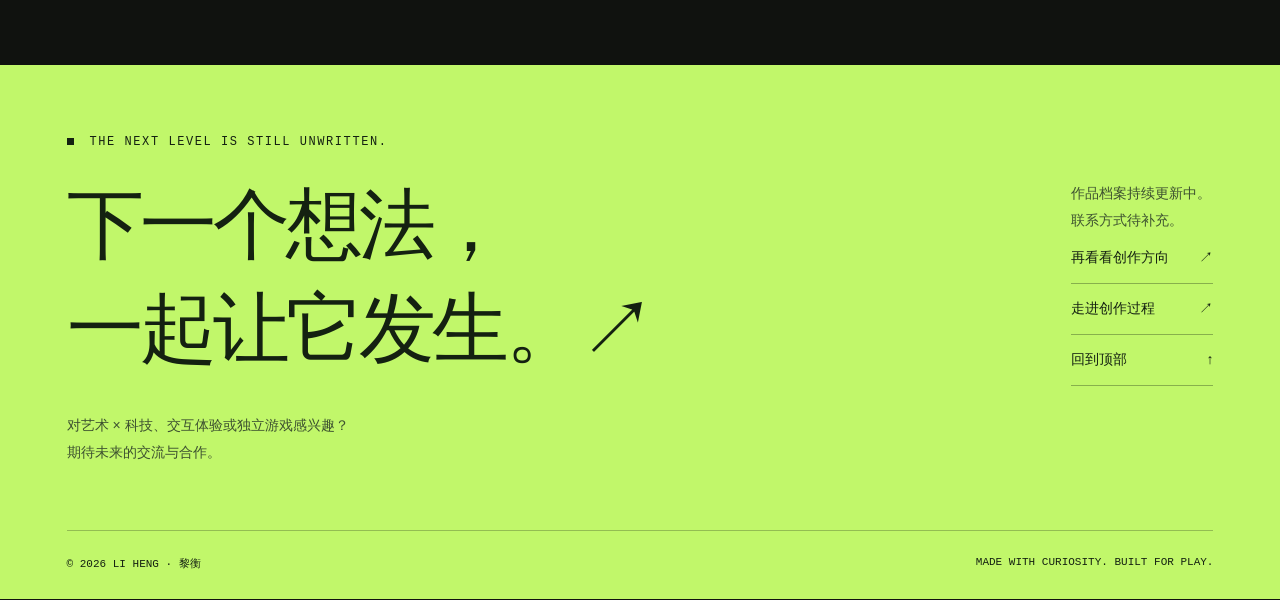
<file: lhzpj.html>
<!doctype html>
<html lang="zh-CN">
<head>
<meta charset="utf-8">
<meta name="viewport" content="width=device-width,initial-scale=1">
<meta name="theme-color" content="#10120f">
<meta name="description" content="黎衡，岭南大学 ATB 硕士。探索商科、艺术与科技之间的可能，使用 AIGC 与 Godot 创作交互项目、独立小游戏和网页体验。">
<title>黎衡 LI HENG — 创造，进入，游玩。</title>
<link rel="icon" href="data:image/svg+xml,%3Csvg xmlns='http://www.w3.org/2000/svg' viewBox='0 0 64 64'%3E%3Crect width='64' height='64' rx='12' fill='%2310120f'/%3E%3Cpath d='M15 14v36h18V38H27V14zm23 0v36h11V14z' fill='%23c1f76a'/%3E%3C/svg%3E">
<style>
:root{--bg:#10120f;--panel:#181b16;--ink:#f0f0e8;--muted:#a1a79a;--acid:#c1f76a;--line:#ffffff24;--mono:Consolas,"Courier New",monospace;--pad:clamp(22px,5.2vw,88px)}
*{box-sizing:border-box}html{scroll-behavior:smooth;scroll-padding-top:100px}body{margin:0;background:var(--bg);color:var(--ink);font-family:Arial,"Microsoft YaHei",sans-serif;overflow-x:clip;-webkit-font-smoothing:antialiased}button,a,input{ -webkit-tap-highlight-color:transparent}a{color:inherit;text-decoration:none}button,input{font:inherit}button{color:inherit;cursor:pointer}button:disabled{cursor:default;opacity:.4}button,a{touch-action:manipulation}button:focus-visible,a:focus-visible,input:focus-visible,[tabindex]:focus-visible{outline:2px solid var(--acid);outline-offset:6px}::selection{background:var(--acid);color:var(--bg)}button{border:0}p{line-height:1.9}h1,h2,h3,p{margin:0}small{font-size:14px}svg{display:block}button svg{pointer-events:none}[hidden]{display:none!important}.mono{font-family:var(--mono);font-size:12px;letter-spacing:.09em}.muted{color:var(--muted)}.accent{color:var(--acid)}.section{padding:110px var(--pad)}.kicker{display:flex;gap:16px;align-items:center;font-size:12px;font-family:var(--mono);letter-spacing:.13em}.kicker:before{content:"";height:7px;width:7px;background:var(--acid)}.skip{position:fixed;top:-80px;left:20px;background:var(--acid);color:var(--bg);padding:15px;z-index:100}.skip:focus{top:12px}.progress{position:fixed;height:2px;background:var(--acid);top:0;left:0;width:100%;transform:scaleX(0);transform-origin:left;z-index:60}.nav{position:fixed;z-index:50;top:2px;left:0;right:0;padding:20px var(--pad);display:flex;align-items:center;justify-content:space-between;border-bottom:1px solid var(--line);background:#10120fe6;backdrop-filter:blur(16px)}.brand{font-size:22px;font-weight:700;letter-spacing:-1px;display:flex;align-items:center;gap:12px}.brand-symbol{display:inline-grid;place-items:center;color:var(--acid);font-size:31px;line-height:1}.brand span:last-child{font-family:var(--mono);font-size:12px;letter-spacing:.12em;color:var(--muted);border-left:1px solid var(--line);padding-left:13px}.nav-links{display:flex;gap:30px;align-items:center;font-size:13px}.nav-links a{color:var(--muted);transition:color .2s}.nav-links a:hover,.nav-links a[aria-current="location"]{color:var(--acid)}.nav-links a:last-child{color:var(--ink);border-bottom:1px solid var(--ink);padding-bottom:4px}.menu-button{display:none;background:none;padding:10px;font-size:15px}.status{display:flex;gap:8px;align-items:center}.status i{height:6px;width:6px;border-radius:50%;background:var(--acid)}
.hero{min-height:850px;height:100svh;max-height:1160px;position:relative;isolation:isolate;padding:134px var(--pad) 30px;display:flex;flex-direction:column;overflow:hidden}.hero:before{content:"";position:absolute;inset:0;z-index:-2;background:radial-gradient(ellipse at 76% 48%,#35482a44,transparent 50%),linear-gradient(90deg,transparent 49.94%,#ffffff08 50%,transparent 50.06%);background-size:auto,25% 100%}.hero-top{display:flex;justify-content:space-between;align-items:center}.hero-body{position:relative;flex:1;display:flex;align-items:center}.hero-copy{position:relative;width:55%;z-index:3;pointer-events:none;padding-top:15px}.hero-copy a{pointer-events:auto}.hero h1{font-size:clamp(42px,4.7vw,75px);font-weight:500;line-height:1.23;letter-spacing:-.04em}.hero h1 em{font-style:normal;color:var(--acid)}.hero-intro{font-size:15px;color:var(--muted);max-width:420px;margin:26px 0 30px;line-height:1.85}.button{display:inline-flex;align-items:center;justify-content:space-between;gap:35px;padding:16px 22px;background:var(--acid);color:var(--bg);font-size:14px;font-weight:600;transition:background .2s,transform .2s}.button:hover{background:#d5ff94;transform:translateY(-3px)}.button .arrow{font-size:22px;line-height:1}.text-link{font-size:13px;border-bottom:1px solid var(--line);padding:14px 0;display:inline-flex;gap:24px}.hero-actions{display:flex;gap:28px;align-items:center}.portal-area{position:absolute;right:-6%;top:-10%;width:65%;height:125%;z-index:1}.portal-area canvas{width:100%;height:100%;display:block;touch-action:pan-y;cursor:grab}.portal-area canvas:active{cursor:grabbing}.portal-tag{position:absolute;font-family:var(--mono);font-size:10px;letter-spacing:.12em;color:var(--muted);pointer-events:none}.portal-tag.a{left:19%;top:20%;border-left:1px solid var(--acid);padding:8px 12px}.portal-tag.b{right:9%;bottom:22%;text-align:right}.portal-tag b{display:block;color:var(--ink);margin-bottom:6px;font-size:12px;font-weight:400}.portal-controls{position:absolute;bottom:8%;left:33%;display:flex;align-items:center;gap:14px;z-index:4}.circle-button{width:36px;height:36px;border:1px solid var(--line);border-radius:50%;background:#10120f80;display:grid;place-items:center;font-size:18px}.circle-button:hover{border-color:var(--acid);color:var(--acid)}.portal-controls span{color:var(--muted);font-size:11px}.hero-name{font-size:clamp(90px,16.6vw,255px);font-weight:800;line-height:.77;letter-spacing:-.075em;white-space:nowrap;position:relative;z-index:2;pointer-events:none;width:100%;margin-top:38px}.hero-name .outline{color:transparent;-webkit-text-stroke:1px #bec5b987}.hero-bottom{display:flex;justify-content:space-between;align-items:center;padding-top:26px;font-size:11px;color:var(--muted)}.hero-bottom a{display:flex;gap:14px;align-items:center}.down{font-size:20px;color:var(--acid)}.ticker{overflow:hidden;padding:24px 0;border-top:1px solid var(--line);border-bottom:1px solid var(--line);background:var(--acid);color:var(--bg);font-size:15px;font-family:var(--mono);letter-spacing:.06em}.ticker-track{display:flex;width:max-content;gap:42px;animation:marquee 35s linear infinite}.ticker-track span{white-space:nowrap}.ticker-track b{font-weight:400;margin-left:40px}@keyframes marquee{to{transform:translateX(-50%)}}
.section-head{display:flex;justify-content:space-between;align-items:flex-end;gap:32px;margin-bottom:48px}.section-head h2{font-size:clamp(35px,4.3vw,64px);font-weight:500;letter-spacing:-.045em;margin-top:22px}.section-head h2 em{font-family:Georgia,serif;font-weight:400;color:var(--muted)}.section-note{color:var(--muted);font-size:14px;max-width:360px;line-height:1.8}.filters{display:flex;gap:8px;flex-wrap:wrap;margin-bottom:30px}.filter{padding:10px 19px;border:1px solid var(--line);border-radius:30px;background:none;font-size:13px}.filter[aria-pressed="true"]{background:var(--ink);color:var(--bg);border-color:var(--ink)}.filter:hover{border-color:var(--acid)}.works-grid{display:grid;grid-template-columns:1.2fr 1fr;gap:52px 32px;align-items:start}.project:nth-child(2){margin-top:135px}.project:nth-child(3){grid-column:1 / -1;display:grid;grid-template-columns:1.2fr 1fr;gap:32px;align-items:center}.works-grid.filtered .project{margin-top:0;grid-column:auto;display:block}.project-cover{position:relative;overflow:hidden;height:390px;background:#22271e;display:block;width:100%;text-align:left;padding:0;isolation:isolate}.project:nth-child(2) .project-cover{height:430px}.project:nth-child(3) .project-cover{height:370px}.project-cover:after{content:"↗";position:absolute;right:18px;bottom:18px;display:grid;place-items:center;width:42px;height:42px;background:var(--ink);color:var(--bg);border-radius:50%;font-size:24px;transition:transform .3s}.project-cover:hover:after{transform:rotate(45deg);background:var(--acid)}.cover-label{position:absolute;left:22px;top:20px;font-family:var(--mono);font-size:11px;letter-spacing:.08em;z-index:4}.cover-label span{display:inline-block;width:6px;height:6px;background:currentColor;margin-right:8px}.project-info{padding-top:23px}.project-info .meta{font-family:var(--mono);font-size:11px;color:var(--muted);display:flex;justify-content:space-between}.project-info h3{font-size:27px;font-weight:500;margin:12px 0}.project-info p{color:var(--muted);font-size:14px}.project:nth-child(3) .project-info{padding:24px}.sample{display:inline-block;border:1px solid var(--line);padding:4px 7px;font-size:10px;letter-spacing:.08em;margin:17px 0 0;color:var(--muted)}.cover-echo{background:#c8cbbc;color:#253027}.echo-art{position:absolute;inset:10% 0 0;transform:rotate(-23deg);transition:transform .7s}.project-cover:hover .echo-art{transform:rotate(-14deg) scale(1.06)}.echo-ring{position:absolute;width:270px;height:270px;border:22px solid #2a4228;border-radius:50%;box-shadow:inset 8px 0 10px #8fbc7955,12px 14px 18px #17231866;background:transparent;left:calc(50% - 135px);top:40px}.echo-ring:nth-child(2){transform:translate(-50px,35px);border-color:#557647;z-index:1}.echo-ring:nth-child(3){transform:translate(48px,-30px);border-color:#192d21;z-index:-1}.echo-type{position:absolute;bottom:24px;left:24px;font-size:46px;letter-spacing:-.06em;font-weight:600;color:#f6f8e8;z-index:3}.cover-game{background:radial-gradient(ellipse at 50% 50%,#263a44,#111a22);color:#c9dbdd}.game-art{position:absolute;inset:10% 0 0;perspective:650px;display:grid;place-items:center}.iso-board{width:230px;height:230px;background:repeating-linear-gradient(0deg,transparent 0 44px,#71919635 45px 46px),repeating-linear-gradient(90deg,#243c43 0 44px,#719196 45px 46px);transform:rotateX(56deg) rotateZ(-40deg);border:3px solid #557b7b;box-shadow:-12px 12px 0 #14232b,-24px 24px 0 #0d171e;position:relative;transition:transform .7s}.project-cover:hover .iso-board{transform:rotateX(46deg) rotateZ(-28deg)}.iso-block{position:absolute;width:44px;height:44px;background:#4e6d72;box-shadow:-8px 8px 0 #1c353d;left:46px;top:46px}.iso-block:nth-child(2){left:138px;top:92px}.iso-block:nth-child(3){left:92px;top:184px}.iso-gem{position:absolute;width:22px;height:22px;background:var(--acid);left:147px;top:18px;box-shadow:0 0 30px #c1f76a99;transform:rotate(45deg)}.game-caption{position:absolute;bottom:25px;left:24px;font-size:39px;font-weight:700;letter-spacing:-.05em}.cover-web{background:#b9b2a5;color:#22251c}.browser-art{position:absolute;width:74%;height:76%;left:13%;top:15%;background:#eeeae1;transform:rotate(-8deg);box-shadow:0 20px 30px #25231833;transition:transform .7s;padding:16px}.project-cover:hover .browser-art{transform:rotate(-2deg) scale(1.03)}.browser-dots{height:14px;border-bottom:1px solid #2222;font-size:8px;letter-spacing:2px}.browser-art strong{font-family:Georgia,serif;font-weight:400;font-size:57px;line-height:.95;display:block;margin:22px 0 10px;letter-spacing:-.06em}.mini-grid{display:grid;grid-template-columns:1fr 1fr;gap:8px}.mini-grid i{height:70px;background:#253b2c;position:relative;overflow:hidden}.mini-grid i:after{content:"";position:absolute;inset:10px 22px;border:9px solid #bde581;border-radius:50%;transform:rotate(-25deg)}.mini-grid i:last-child{background:#bcc7b0}.mini-grid i:last-child:after{border-radius:0;border-color:#596551;transform:rotate(25deg)}
.manifesto{height:170vh;position:relative;border-top:1px solid var(--line);border-bottom:1px solid var(--line)}.manifesto-stage{position:sticky;top:75px;height:calc(100svh - 75px);min-height:560px;display:flex;flex-direction:column;align-items:center;justify-content:center;overflow:hidden;background:#c1f76a;color:#142111;padding:60px var(--pad)}.manifesto .kicker{position:absolute;left:var(--pad);top:40px}.manifesto .kicker:before{background:#142111}.manifesto-word{position:absolute;font-size:clamp(150px,26vw,440px);font-weight:700;letter-spacing:-.07em;color:#14211110;white-space:nowrap;top:20%;pointer-events:none;will-change:transform}.manifesto h2{font-size:clamp(37px,5.8vw,87px);font-weight:500;text-align:center;line-height:1.45;letter-spacing:-.05em;z-index:2}.manifesto h2 span{display:block}.manifesto h2 em{font-family:Georgia,serif;font-weight:400}.manifesto .caption{font-size:14px;margin-top:32px;position:relative;z-index:2}.manifesto-mark{position:absolute;right:7%;bottom:5%;font-size:230px;font-weight:300;line-height:1;opacity:.16;will-change:transform}.manifesto-foot{position:absolute;left:var(--pad);bottom:30px;right:var(--pad);display:flex;justify-content:space-between;font-family:var(--mono);font-size:11px}.process{height:340vh;position:relative;border-top:1px solid var(--line);border-bottom:1px solid var(--line);background:#12150f}.process-stage{position:sticky;top:75px;height:calc(100svh - 75px);min-height:600px;display:flex;flex-direction:column;justify-content:center;overflow:hidden;padding:36px var(--pad) 62px}.process-head{display:flex;justify-content:space-between;align-items:flex-start;gap:34px;flex-wrap:wrap}.process-meter{text-align:right}.process-rail{display:flex;gap:8px;margin-top:14px;justify-content:flex-end}.process-rail button{width:46px;height:6px;background:#ffffff26;border-radius:4px;transition:background .3s,transform .3s}.process-rail button:hover{background:#ffffff4d}.process-rail button[aria-current="true"]{background:var(--acid);transform:scaleY(1.6)}.process-title{font-size:clamp(30px,3.6vw,52px);font-weight:500;letter-spacing:-.045em;margin:26px 0 10px}.process-title em{font-family:Georgia,serif;font-weight:400;color:var(--muted)}.process-sub{color:var(--muted);font-size:14px;max-width:560px;line-height:1.8}.process-viewport{margin-top:36px;outline:none}.process-track{display:flex;gap:26px;width:max-content;will-change:transform}.phase{flex:0 0 min(560px,76vw);border:1px solid var(--line);background:var(--panel);padding:28px 28px 24px;position:relative;overflow:hidden;isolation:isolate;transition:border-color .4s,transform .4s,box-shadow .4s}.phase:before{content:"";position:absolute;inset:0;background:radial-gradient(ellipse at 24% 0%,#c1f76a14,transparent 62%);opacity:0;transition:opacity .4s;z-index:-1}.phase.active{border-color:#c1f76a70;transform:translateY(-8px);box-shadow:0 26px 70px #00000070}.phase.active:before{opacity:1}.phase-num{display:flex;justify-content:space-between;font-family:var(--mono);font-size:11px;letter-spacing:.1em;color:var(--muted)}.phase-num b{color:var(--acid);font-weight:400}.phase h3{font-size:29px;font-weight:500;letter-spacing:-.035em;margin:20px 0 12px}.phase>p{color:var(--muted);font-size:14px;line-height:1.85}.rules{display:grid;gap:0;margin-top:20px}.rule{padding:15px 0;border-bottom:1px solid var(--line);display:flex;align-items:center;gap:15px;font-size:13px;color:var(--muted);transition:color .3s}.rule:hover{color:var(--ink)}.rule b{font-size:12px;font-family:var(--mono);color:var(--acid);font-weight:400;min-width:30px}.phase-ghost{position:absolute;right:-12px;top:-30px;font-size:clamp(80px,9vw,120px);font-weight:700;line-height:1;letter-spacing:-.06em;color:#ffffff08;white-space:nowrap;pointer-events:none;will-change:transform;z-index:-1}.phase-orb{position:absolute;right:24px;bottom:20px;width:10px;height:10px;background:var(--acid);border-radius:50%;box-shadow:0 0 22px #c1f76a99;transform:translate3d(calc(var(--mx,0)*30px),calc(var(--my,0)*22px),0);transition:transform .3s ease-out;pointer-events:none}.phase.active .phase-orb{width:14px;height:14px}.process-foot{position:absolute;left:var(--pad);right:calc(var(--pad) + 124px);bottom:26px;display:flex;justify-content:space-between;font-family:var(--mono);font-size:11px;color:var(--muted)}html:not(.js-motion) .process{height:auto}html:not(.js-motion) .process-stage{position:relative;top:0;height:auto;min-height:0;padding-bottom:20px}html:not(.js-motion) .process-viewport{overflow-x:auto;padding-bottom:16px}html:not(.js-motion) .process-track{transform:none!important}html:not(.js-motion) .process-foot{display:none}
.about{display:grid;grid-template-columns:1fr 1.5fr;gap:100px;border-top:1px solid var(--line)}.about-left h2{font-size:54px;font-weight:500;letter-spacing:-.05em;margin:25px 0}.about-left h2 span{display:block;font-family:Georgia,serif;font-size:42px;color:var(--muted);font-style:italic;font-weight:400}.profile-id{border-left:2px solid var(--acid);padding:8px 0 8px 20px;margin-top:40px}.profile-id b{display:block;font-size:18px;font-weight:400;margin-bottom:12px}.profile-id span{font-size:12px;color:var(--muted);font-family:var(--mono)}.about-intro{font-size:clamp(21px,2.2vw,32px);line-height:1.65;letter-spacing:-.03em}.about-intro em{font-style:normal;color:var(--acid)}.about-detail{color:var(--muted);font-size:15px;margin:23px 0 30px}.skills{display:flex;flex-wrap:wrap;gap:9px}.skills span{border:1px solid var(--line);padding:8px 13px;font-family:var(--mono);font-size:12px}.method{margin-top:40px}.method details{border-bottom:1px solid var(--line)}.method summary{cursor:pointer;list-style:none;padding:20px 0;display:flex;align-items:center;justify-content:space-between;font-size:16px;gap:16px}.method summary::-webkit-details-marker{display:none}.method summary span{color:var(--muted);font-size:12px;font-family:var(--mono);margin-right:16px}.method summary:after{content:"+";font-size:24px;color:var(--acid)}.method details[open] summary:after{content:"−"}.method details p{font-size:14px;color:var(--muted);padding:0 0 22px 34px}.footer{padding:70px var(--pad) 28px;background:#c1f76a;color:#142111}.footer-top{display:flex;justify-content:space-between;align-items:flex-start}.footer .kicker:before{background:#142111}.footer h2{font-size:clamp(40px,6vw,90px);font-weight:500;letter-spacing:-.05em;margin:25px 0 30px}.footer p{max-width:440px;font-size:14px;color:#3d5130}.footer-right{padding-top:45px;max-width:300px}.footer-right a{display:flex;justify-content:space-between;gap:30px;padding:16px 0;border-bottom:1px solid #14211155;font-size:14px}.footer-end{display:flex;justify-content:space-between;border-top:1px solid #14211144;margin-top:65px;padding-top:25px;font-family:var(--mono);font-size:11px}.motion{position:fixed;right:20px;bottom:18px;z-index:40;display:flex;align-items:center;gap:8px;padding:10px 13px;border:1px solid #ffffff30;border-radius:25px;background:#10120fe8;backdrop-filter:blur(10px);font-size:11px}.motion i{width:6px;height:6px;border-radius:50%;background:var(--acid)}.motion[aria-pressed="false"] i{background:#88927e}.toast{position:fixed;bottom:72px;right:20px;z-index:80;max-width:min(340px,calc(100vw - 40px));padding:15px 20px;background:var(--ink);color:var(--bg);font-size:13px;box-shadow:0 8px 40px #0008}.reveal{opacity:1;transform:none}.js-motion .reveal:not(.seen){opacity:0;transform:translateY(24px)}.js-motion .reveal{transition:opacity .7s,transform .7s}.reduced *, .reduced *:before,.reduced *:after{animation:none!important;transition:none!important}.reduced{scroll-behavior:auto}.reduced .manifesto{height:auto}.reduced .manifesto-stage{position:relative;top:0}.reduced .reveal{opacity:1!important;transform:none!important}
dialog{background:#171c14;color:var(--ink);border:1px solid #657057;width:min(880px,calc(100% - 32px));max-height:85svh;padding:0;box-shadow:0 30px 150px #000;overscroll-behavior:contain}dialog::backdrop{background:#050805d9;backdrop-filter:blur(14px)}.dialog-head{position:sticky;top:0;z-index:3;display:flex;justify-content:space-between;align-items:center;padding:18px 28px;background:#171c14;border-bottom:1px solid var(--line)}.dialog-content{padding:32px}.dialog-content h2{font-size:35px;font-weight:500;margin:20px 0}.dialog-content>p{font-size:16px;color:var(--muted)}.dialog-visual{height:170px;position:relative;overflow:hidden;background:#c1f76a;color:#172510;display:flex;align-items:center;justify-content:center;margin:27px 0;font-size:clamp(40px,8vw,85px);font-family:Georgia,serif;font-style:italic;letter-spacing:-.07em}.dialog-visual:before,.dialog-visual:after{content:"";position:absolute;border:1px solid #17251055;width:300px;height:300px;border-radius:50%;left:-60px}.dialog-visual:after{left:auto;right:-60px}.dialog-grid{display:grid;grid-template-columns:1fr 1fr;gap:30px}.dialog-grid h3{font-size:15px;margin-bottom:12px}.dialog-grid p{font-size:14px;color:var(--muted)}.dialog-footer{display:flex;justify-content:space-between;align-items:center;margin-top:30px;border-top:1px solid var(--line);padding-top:20px}.dialog-footer button{background:none;padding:10px;color:var(--acid);font-size:13px}.dialog-footer a{color:var(--acid);font-size:13px}body.modal-open{overflow:hidden}.dev-console-toggle{position:fixed;right:20px;bottom:20px;z-index:95;padding:12px 16px;border:1px solid var(--line);background:#121612;color:var(--ink);font-family:var(--mono);font-size:11px;letter-spacing:.12em;text-transform:uppercase;box-shadow:0 10px 30px rgba(0,0,0,.36)}.dev-console-toggle.active{background:var(--acid);color:var(--bg);border-color:var(--acid)}.dev-console-panel{position:fixed;right:20px;bottom:74px;z-index:94;width:min(520px,calc(100vw - 32px));max-height:60vh;display:grid;grid-template-rows:auto auto 1fr auto;gap:14px;padding:18px;border:1px solid var(--line);background:#111512;box-shadow:0 20px 60px rgba(0,0,0,.45)}.dev-console-panel[hidden]{display:none}.dev-console-head{display:flex;justify-content:space-between;align-items:center;border-bottom:1px solid var(--line);padding-bottom:10px}.dev-console-head strong{font-size:13px;letter-spacing:.08em}.dev-console-actions{display:flex;gap:8px}.dev-console-actions button{padding:8px 12px;border:1px solid var(--line);background:none;color:var(--ink);font-size:12px}.dev-console-actions button.primary{background:var(--acid);color:var(--bg);border-color:var(--acid)}.dev-console-grid{display:grid;grid-template-columns:1fr 1fr;gap:12px}.dev-console-field{display:flex;flex-direction:column;gap:8px}.dev-console-field label{font-family:var(--mono);font-size:11px;letter-spacing:.12em;color:var(--muted)}.dev-console-field textarea{width:100%;height:160px;padding:12px;border:1px solid var(--line);background:#0b100d;color:var(--ink);font-size:12px;line-height:1.6;resize:vertical;font-family:var(--mono)}.dev-console-status{min-height:20px;font-size:12px;color:var(--muted)}@media(min-width:1600px){.hero{min-height:980px}.portal-area{right:-1%;width:62%}.hero-copy{padding-bottom:60px}}
@media(max-width:1000px){.hero{min-height:790px}.hero-name{font-size:16vw}.portal-area{right:-12%;width:75%;top:-2%;height:110%}.hero-copy{width:60%}.hero-intro{max-width:310px}.hero-actions{gap:16px}.about{gap:40px;grid-template-columns:.8fr 1.2fr}.section{padding-top:80px;padding-bottom:80px}.project-cover{height:310px}.project:nth-child(2) .project-cover{height:350px}.portal-tag.a{left:28%;top:15%}.portal-tag.b{right:12%;bottom:15%}.portal-controls{left:40%;bottom:5%}}
@media(max-width:680px){html{scroll-padding-top:82px}.nav{padding:16px 22px}.brand{font-size:20px}.brand span:last-child{font-size:10px}.menu-button{display:block}.nav-links{display:none;position:absolute;left:0;right:0;top:65px;flex-direction:column;align-items:stretch;padding:22px;background:#10120f;border-bottom:1px solid var(--line);gap:0}.nav-links.open{display:flex}.nav-links a{padding:17px 0}.nav-links a:last-child{border:0}.hero{padding-top:108px;min-height:940px;height:auto;max-height:none}.hero-top .status{display:none}.hero-body{display:block;flex:initial}.hero-copy{width:100%;padding-top:45px}.hero h1{font-size:44px}.hero-intro{max-width:100%;font-size:14px;margin:22px 0}.hero-actions{gap:25px}.button{padding:14px 18px;gap:24px}.portal-area{position:relative;width:calc(100% + 44px);right:auto;left:-22px;top:auto;height:355px;margin-top:-10px}.portal-tag.a{left:6%;top:12%;font-size:8px}.portal-tag.b{right:6%;bottom:17%;font-size:8px}.portal-controls{bottom:1%;left:50%;transform:translateX(-50%);white-space:nowrap}.hero-name{margin-top:28px;font-size:16vw}.hero-bottom{font-size:9px;padding-top:23px}.hero-bottom .hide-mobile{display:none}.ticker{padding:18px 0;font-size:12px}.section{padding-top:65px;padding-bottom:65px}.section-head{display:block;margin-bottom:28px}.section-head h2{font-size:40px}.section-note{margin-top:20px;font-size:13px}.works-grid{display:block}.project{margin:0 0 35px!important;display:block!important}.project-cover,.project:nth-child(2) .project-cover,.project:nth-child(3) .project-cover{height:330px}.project:nth-child(3) .project-info{padding:23px 0 0}.project-info h3{font-size:24px}.project-info p{font-size:13px}.filters{gap:6px}.filter{padding:9px 13px;font-size:12px}.manifesto{height:125vh}.manifesto-stage{min-height:490px;top:67px;height:calc(85svh - 67px);padding:60px 20px}.manifesto h2{font-size:36px}.manifesto .caption{font-size:12px;max-width:270px;text-align:center;line-height:1.8}.manifesto-word{font-size:200px;top:30%}.manifesto-mark{font-size:130px;bottom:12%}.manifesto-foot{font-size:9px}.about{display:block}.process{height:300vh}.process-stage{top:67px;height:calc(100svh - 67px);min-height:540px;padding:22px 22px 48px}.process-head{gap:14px}.process-meter{text-align:left}.process-rail{justify-content:flex-start}.process-title{font-size:34px}.process-sub{font-size:13px}.process-viewport{margin-top:24px}.phase{flex:0 0 82vw;padding:22px 20px 20px}.phase h3{font-size:24px}.phase-ghost{font-size:76px;top:-22px}.process-foot{display:none}.about-left h2{font-size:42px}.about-left h2 span{font-size:34px}.profile-id{margin:25px 0 35px}.about-intro{font-size:24px}.footer{padding-top:50px}.footer-top{display:block}.footer h2{font-size:45px}.footer-right{padding-top:26px;max-width:none}.footer-end{margin-top:45px;font-size:9px;gap:10px;padding-bottom:45px}.motion{right:12px;bottom:12px;font-size:10px}.dialog-content{padding:23px}.dialog-grid{grid-template-columns:1fr;gap:22px}.dialog-content h2{font-size:28px}.dialog-head{padding:15px 23px}.dialog-visual{height:140px}.dialog-footer{flex-wrap:wrap;gap:12px}.echo-ring{width:240px;height:240px;left:calc(50% - 120px)}.echo-type{font-size:40px}}
@media(prefers-reduced-motion:reduce){html{scroll-behavior:auto}*,*:before,*:after{animation:none!important;transition:none!important}.manifesto{height:auto}.manifesto-stage{position:relative;top:0}.process{height:auto}.process-stage{position:relative;top:0;height:auto}.reveal{opacity:1!important;transform:none!important}}
</style>
</head>
<body>
<a class="skip" href="#works">跳到作品集</a>
<div class="progress" aria-hidden="true"></div>
<header class="nav"><a class="brand" href="#home" aria-label="黎衡，返回首页"><span class="brand-symbol" aria-hidden="true">✳</span> 黎衡 <span>LI HENG</span></a><button class="menu-button" aria-expanded="false" aria-controls="navigation">菜单 ＋</button><nav class="nav-links" id="navigation" aria-label="主导航"><a href="#works">作品 / Works</a><a href="#lab">过程 / Process</a><a href="#about">关于 / About</a><a href="#connect">一起创造 ↗</a></nav></header>
<main>
<section class="hero" id="home" aria-labelledby="hero-title">
 <div class="hero-top"><span class="kicker">INDEPENDENT CREATIVE PORTFOLIO</span><span class="mono status"><i></i> EXPLORING ART × TECHNOLOGY</span></div>
 <div class="hero-body"><div class="hero-copy" data-parallax="-.09"><h1 id="hero-title">让想法成形。<br>让体验<em>发生。</em></h1><p class="hero-intro">我是黎衡，岭南大学 ATB 硕士。<br>跨越商科、艺术与技术，把好奇心变成<br>可以进入、可以探索、可以游玩的世界。</p><div class="hero-actions"><a class="button" href="#works">探索作品 <span class="arrow">↗</span></a><a class="text-link" href="#lab">了解过程 <span>↓</span></a></div></div>
 <div class="portal-area" data-parallax=".12"><canvas id="portal" tabindex="0" role="img" aria-label="可旋转的参数化环形雕塑。拖动或使用左右方向键改变角度，Home 键复位。">交互环形雕塑</canvas><div class="portal-tag a"><b>EXPERIMENT_001</b>BETWEEN ORDER & PLAY</div><div class="portal-tag b"><b>ART × CODE × PLAY</b>A SPACE FOR POSSIBILITIES</div><div class="portal-controls"><button class="circle-button" id="portal-reset" aria-label="重置雕塑视角">↺</button><span>拖动旋转 · DRAG TO EXPLORE</span></div></div></div>
 <div class="hero-name" aria-hidden="true" data-parallax="-.035">LI HENG<span class="outline">✳</span></div><div class="hero-bottom mono"><span>LINGNAN UNIVERSITY / ATB MASTER’S</span><span class="hide-mobile">A THINKER. A MAKER. A PLAYER.</span><a href="#works">SCROLL TO DISCOVER <span class="down">↓</span></a></div>
</section>
<div class="ticker" aria-hidden="true"><div class="ticker-track"><span>AIGC EXPLORATION <b>✳</b></span><span>GODOT & INDIE GAMES <b>✳</b></span><span>INTERACTIVE EXPERIENCES <b>✳</b></span><span>ART MEETS BUSINESS <b>✳</b></span><span>CREATIVE CODING <b>✳</b></span><span>AIGC EXPLORATION <b>✳</b></span><span>GODOT & INDIE GAMES <b>✳</b></span><span>INTERACTIVE EXPERIENCES <b>✳</b></span><span>ART MEETS BUSINESS <b>✳</b></span><span>CREATIVE CODING <b>✳</b></span></div></div>
<section class="section" id="works" aria-labelledby="works-title"><div class="section-head reveal"><div><div class="kicker">01 / SELECTED DIRECTIONS</div><h2 id="works-title">创作的不同入口<em>.</em></h2></div><p class="section-note">从生成的图像，到运行的规则，再到可触碰的界面。<br>以下为概念展示，正式作品持续整理中。</p></div>
 <div class="filters" aria-label="按创作方向筛选"><button class="filter" data-filter="all" aria-pressed="true">全部 / 03</button><button class="filter" data-filter="aigc" aria-pressed="false">AIGC 艺术</button><button class="filter" data-filter="game" aria-pressed="false">独立游戏</button><button class="filter" data-filter="web" aria-pressed="false">网页与交互</button></div><p class="mono muted" id="filter-status" role="status" style="margin-bottom:20px">展示 3 个创作方向</p>
 <div class="works-grid">
 <article class="project reveal" data-category="aigc"><button class="project-cover cover-echo" data-project="0" aria-label="查看共生回响概念详情"><span class="cover-label"><span></span>01 / GENERATIVE EXPLORATION</span><span class="echo-art" aria-hidden="true"><i class="echo-ring"></i><i class="echo-ring"></i><i class="echo-ring"></i></span><span class="echo-type" aria-hidden="true">SYNTHETIC<br>SYMBIOSIS.</span></button><div class="project-info"><div class="meta"><span>AIGC / ART DIRECTION</span><span>01 — 03</span></div><h3>共生回响 / Synthetic Symbiosis</h3><p>在自然形态与数字秩序之间，寻找新的视觉语言。</p><span class="sample">概念展示 · 非已完成项目</span></div></article>
 <article class="project reveal" data-category="game"><button class="project-cover cover-game" data-project="1" aria-label="查看边界之外概念详情"><span class="cover-label"><span></span>02 / INDIE GAME CONCEPT</span><span class="game-art" aria-hidden="true"><span class="iso-board"><i class="iso-block"></i><i class="iso-block"></i><i class="iso-block"></i><i class="iso-gem"></i></span></span><span class="game-caption" aria-hidden="true">BEYOND<br>THE BOUNDARY_</span></button><div class="project-info"><div class="meta"><span>GODOT / GAME DESIGN</span><span>02 — 03</span></div><h3>边界之外 / Beyond the Boundary</h3><p>用有限的规则，让探索、选择和反馈构成体验。</p><span class="sample">概念展示 · 非已完成项目</span></div></article>
 <article class="project reveal" data-category="web"><button class="project-cover cover-web" data-project="2" aria-label="查看流动档案概念详情"><span class="cover-label"><span></span>03 / WEB & INTERACTION</span><span class="browser-art" aria-hidden="true"><span class="browser-dots">● ● ●</span><strong>Ideas in<br>motion.</strong><span class="mini-grid"><i></i><i></i></span></span></button><div class="project-info"><div class="meta"><span>WEB DESIGN / PROTOTYPING</span><span>03 — 03</span></div><h3>流动档案 / Living Archive</h3><p>让作品集成为可以漫游的空间。以清晰的信息结构，承载有节奏的视觉叙事与交互。</p><span class="sample">概念展示 · 非已完成项目</span></div></article>
 </div>
</section>
<section class="manifesto" aria-labelledby="manifesto-title"><div class="manifesto-stage"><div class="kicker">NOT JUST SOMETHING TO LOOK AT.</div><div class="manifesto-word" aria-hidden="true">MAKE IT PLAYABLE.</div><h2 id="manifesto-title"><span>不止于被看见，</span><span>更期待<em>「被体验」。</em></span></h2><p class="caption">用游戏的思维理解交互，用创作者的视角重新组织日常。</p><span class="manifesto-mark" aria-hidden="true">✳</span><div class="manifesto-foot"><span>SCROLL / EXPLORE / DISCOVER</span><span>IDEA → PROTOTYPE → EXPERIENCE</span></div></div></section>
<section class="process" id="lab" aria-labelledby="process-title"><div class="process-stage"><div class="process-head"><div><div class="kicker">02 / SCROLL-DRIVEN JOURNEY</div><h2 id="process-title" class="process-title">一个想法，<em>三次转化。</em></h2><p class="process-sub">继续向下滚动，让页面自己讲述一次创作发生的过程——从一句疑问，到一个可以进入的世界。鼠标在卡片上移动试试，或点击右侧进度条直接跳转。</p></div><div class="process-meter"><span class="mono muted" id="process-index" role="status">PHASE 01 / 03</span><div class="process-rail" aria-label="创作阶段导航"><button aria-current="true" aria-label="前往阶段 01 · 想法"></button><button aria-label="前往阶段 02 · 原型"></button><button aria-label="前往阶段 03 · 体验"></button></div></div></div><div class="process-viewport" id="process-viewport" tabindex="0" role="group" aria-label="创作过程卡片，可使用左右方向键切换阶段"><div class="process-track"><article class="phase"><div class="phase-num"><span>PHASE 01 — FROM QUESTIONS</span><b>01</b></div><span class="phase-ghost" aria-hidden="true" data-depth=".12">WHY?</span><h3>想法 / The Question</h3><p>一切从一个具体的问句开始：这个体验为谁发生？希望他们带走什么？</p><div class="rules"><div class="rule"><b>Q1</b> 观察 — 在日常与游戏里收集未被满足的期待</div><div class="rule"><b>Q2</b> 提问 — 把灵感改写成一句可以被验证的问题</div><div class="rule"><b>Q3</b> 记录 — 用草图与便签留下所有不成熟的版本</div></div><span class="phase-orb" aria-hidden="true"></span></article><article class="phase"><div class="phase-num"><span>PHASE 02 — TO TOUCHABLE</span><b>02</b></div><span class="phase-ghost" aria-hidden="true" data-depth=".18">BUILD</span><h3>原型 / The Prototype</h3><p>尽快让想法可玩。先让一条核心流程走通，再谈节奏、手感与表达。</p><div class="rules"><div class="rule"><b>P1</b> 搭骨架 — 最小可玩版本，只保留核心循环</div><div class="rule"><b>P2</b> 试手感 — 用真实反馈校准操作与节奏</div><div class="rule"><b>P3</b> 快迭代 — 砍掉一切不服务于体验的部分</div></div><span class="phase-orb" aria-hidden="true"></span></article><article class="phase"><div class="phase-num"><span>PHASE 03 — INTO THE WORLD</span><b>03</b></div><span class="phase-ghost" aria-hidden="true" data-depth=".26">PLAY</span><h3>体验 / The Experience</h3><p>打磨到可以进入。细节、反馈与叙事，共同构成让人愿意停留的世界。</p><div class="rules"><div class="rule"><b>E1</b> 调反馈 — 每一次输入都有可见、可感的回应</div><div class="rule"><b>E2</b> 控节奏 — 让紧张与松弛交替出现</div><div class="rule"><b>E3</b> 讲故事 — 让环境与规则自己开口说话</div></div><span class="phase-orb" aria-hidden="true"></span></article></div></div><div class="process-foot"><span>IDEA → PROTOTYPE → EXPERIENCE</span><span>SCROLL TO CONTINUE ↓</span></div></div></section>
<section class="section about" id="about" aria-labelledby="about-title"><div class="about-left reveal"><div class="kicker">03 / THE PERSON BEHIND</div><h2 id="about-title">保持跨界，<br>保持好奇。<span>Always a player.</span></h2><div class="profile-id"><b>黎衡 / LI HENG</b><span>岭南大学 · ATB 硕士在读</span></div></div><div class="about-right reveal"><p class="about-intro">在<em>商科的逻辑</em>与<em>艺术的直觉</em>之间，我选择亲手搭一座桥。</p><p class="about-detail">我使用 AIGC、Godot 开展交互项目与独立小游戏创作，也进行网页设计和原型制作。比起让想法停在纸面，我更享受把它变成一个可以运行、可以尝试的体验。<br><br>作为硬核游戏爱好者，我习惯从规则、节奏与反馈中寻找灵感，并把游戏设计思路融入创意项目。我的个人创作作品集仍在持续生长，探索也不会停止。</p><div class="skills" aria-label="能力与兴趣"><span>AIGC</span><span>Godot</span><span>交互设计</span><span>独立游戏</span><span>网页设计</span><span>原型制作</span></div><div class="method"><details open><summary><div><span>01</span> 从问题开始，而不是从工具开始</div></summary><p>先理解体验面向谁、希望发生什么，再选择合适的媒介。商科的视角帮助我关注价值，艺术的视角提醒我保留表达。</p></details><details><summary><div><span>02</span> 尽早让想法变得可玩</div></summary><p>用轻量原型验证关键交互。先让一条流程走通，再根据实际反馈调整节奏、操作与表达，而不是一开始追求复杂。</p></details><details><summary><div><span>03</span> 在艺术与技术之间反复迭代</div></summary><p>把工具看作创作的一部分。让生成内容、交互规则与视觉语言彼此支持，在尝试中寻找真正适合项目的形式。</p></details></div></div></section>
<footer class="footer" id="connect"><div class="footer-top"><div><div class="kicker">THE NEXT LEVEL IS STILL UNWRITTEN.</div><h2>下一个想法，<br>一起让它发生。<span aria-hidden="true">↗</span></h2><p>对艺术 × 科技、交互体验或独立游戏感兴趣？<br>期待未来的交流与合作。</p></div><div class="footer-right"><p>作品档案持续更新中。<br>联系方式待补充。</p><a href="#works">再看看创作方向 <span>↗</span></a><a href="#lab">走进创作过程 <span>↗</span></a><a href="#home">回到顶部 <span>↑</span></a></div></div><div class="footer-end"><span>© 2026 LI HENG · 黎衡</span><span>MADE WITH CURIOSITY. BUILT FOR PLAY.</span></div></footer>
</main>
<button class="motion" aria-pressed="true" id="motion"><i></i><span>动效开启</span></button>
<div class="toast" role="status" hidden></div>
<dialog id="project-dialog" aria-labelledby="dialog-title"><div class="dialog-head"><span class="mono muted">DIRECTION / <span id="dialog-index">01</span></span><button class="circle-button" id="dialog-close" aria-label="关闭作品详情">×</button></div><div class="dialog-content"><span class="sample" style="margin:0">概念展示 · 非已完成项目</span><h2 id="dialog-title"></h2><p id="dialog-intro"></p><div class="dialog-visual" aria-hidden="true"></div><div class="dialog-grid"><div><h3>创作设想</h3><p id="dialog-concept"></p></div><div><h3>体验重点</h3><p id="dialog-experience"></p></div></div><div class="dialog-footer"><button id="previous-project">← 上一个</button><a href="#lab" id="dialog-lab">走进创作过程 ↗</a><button id="next-project">下一个 →</button></div></div></dialog>
<script>
(() => {
 'use strict';
 const $ = s => document.querySelector(s), $$ = s => [...document.querySelectorAll(s)];
 const reduce = matchMedia('(prefers-reduced-motion: reduce)');
 let motion = !reduce.matches, raf = 0, heroVisible = true, pageVisible = !document.hidden, lastTime = 0;
 const canvas = $('#portal'), ctx = canvas.getContext('2d');
 let cw = 0, ch = 0, angle = -.4, tilt = .55, dragging = false, px = 0;
 const parallax = $$('[data-parallax]'), manifesto = $('.manifesto'), word = $('.manifesto-word'), mark = $('.manifesto-mark');
 const proc = $('.process'), procTrack = $('.process-track'), procView = $('#process-viewport'), procRail = $$('.process-rail button'), procIndex = $('#process-index'), procGhosts = $$('.phase-ghost'), phases = $$('.phase');
 let procShift = 0, procIdx = -1;
 function measureProcess(){ if(procTrack && procView) procShift = Math.max(0, procTrack.scrollWidth - procView.clientWidth); }
 function applyMotion() {
   const active = motion && !reduce.matches;
   document.documentElement.classList.toggle('reduced', !active);
   document.documentElement.classList.toggle('js-motion', active);
   $('#motion').setAttribute('aria-pressed', String(active));
   $('#motion span').textContent = reduce.matches ? '系统减少动效' : active ? '动效开启' : '动效关闭';
   parallax.forEach(el => el.style.transform = ''); word.style.transform = ''; mark.style.transform = '';
   if (procTrack) { procTrack.style.transform = ''; procGhosts.forEach(g => g.style.transform = ''); }
   lastTime = 0; schedule();
 }
 $('#motion').addEventListener('click', () => {
   if (reduce.matches) { notify('当前跟随系统的“减少动态效果”设置。'); return; }
   motion = !motion; applyMotion();
 });
 reduce.addEventListener('change', () => { motion = !reduce.matches; applyMotion(); });
 let toastTimer;
 function notify(message) { $('.toast').textContent = message; $('.toast').hidden = false; clearTimeout(toastTimer); toastTimer = setTimeout(() => $('.toast').hidden = true, 2800); }
 const menu = $('.menu-button'), nav = $('.nav-links');
 function setMenu(open) { menu.setAttribute('aria-expanded', String(open)); menu.textContent = open ? '关闭 −' : '菜单 ＋'; nav.classList.toggle('open', open); }
 menu.addEventListener('click', () => setMenu(menu.getAttribute('aria-expanded') !== 'true'));
 document.addEventListener('keydown', e => { if (e.key === 'Escape' && menu.getAttribute('aria-expanded') === 'true') {setMenu(false);menu.focus();} });
 document.addEventListener('click', e => { if (!e.target.closest('.nav')) setMenu(false); });
 $$('.nav-links a').forEach(a => a.addEventListener('click', () => setMenu(false)));
 matchMedia('(min-width:681px)').addEventListener('change', () => setMenu(false));
 const revealObserver = new IntersectionObserver(entries => entries.forEach(e => { if (e.isIntersecting) { e.target.classList.add('seen'); revealObserver.unobserve(e.target); } }), {threshold:.07});
 $$('.reveal').forEach(el => revealObserver.observe(el));
 new IntersectionObserver(entries => { heroVisible = entries[0].isIntersecting; lastTime = 0; schedule(); }).observe($('.hero'));
 const navObserver = new IntersectionObserver(entries => entries.forEach(e => { if(e.isIntersecting) $$('.nav-links a').forEach(a => {if(a.hash === '#' + e.target.id) a.setAttribute('aria-current','location'); else a.removeAttribute('aria-current');}); }), {rootMargin:'-20% 0px -55% 0px'});
 $$('main > section[id], footer').forEach(el => navObserver.observe(el));
 function resize() { const r = canvas.getBoundingClientRect(); cw = r.width; ch = r.height; const dpr = Math.min(devicePixelRatio || 1, 1.2); canvas.width = Math.round(cw*dpr); canvas.height = Math.round(ch*dpr); if(ctx) ctx.setTransform(dpr,0,0,dpr,0,0); measureProcess(); schedule(); }
 // A small projected mesh keeps the sculpture self-contained and available offline.
 const mesh = []; const segments = 40, bands = 12;
 for(let i=0;i<segments;i++) for(let j=0;j<bands;j++) {
   const corners=[];
   for(const [di,dj] of [[0,0],[1,0],[1,1],[0,1]]) {
     const u=(i+di)/segments*Math.PI*2, v=(j+dj)/bands*Math.PI*2;
     const radius=.93+.035*Math.cos(u*6), tube=.31+.03*Math.sin(u*3);
     corners.push([(radius+tube*Math.cos(v))*Math.cos(u),(radius+tube*Math.cos(v))*Math.sin(u),tube*Math.sin(v)]);
   }
   mesh.push({corners,i,j});
 }
 function drawPortal() {
   if(!ctx || !cw || !ch) return;
   ctx.clearRect(0,0,cw,ch);
   const size=Math.min(cw*.31,ch*.35), x0=cw*.51, y0=ch*.49;
   const glow=ctx.createRadialGradient(x0,y0,0,x0,y0,size*1.9);glow.addColorStop(0,'#b5ed6816');glow.addColorStop(.58,'#8ac14d09');glow.addColorStop(1,'#00000000');ctx.fillStyle=glow;ctx.fillRect(0,0,cw,ch);
   ctx.strokeStyle='#a9c39225';ctx.lineWidth=.7;
   ctx.beginPath();ctx.ellipse(x0,y0,size*1.65,size*.6,-.6,0,Math.PI*2);ctx.stroke();
   ctx.beginPath();ctx.ellipse(x0,y0,size*1.52,size*1.52,0,0,Math.PI*2);ctx.stroke();
   for(let k=0;k<48;k++){const a=k/48*Math.PI*2;ctx.beginPath();ctx.moveTo(x0+Math.cos(a)*size*1.51,y0+Math.sin(a)*size*1.51);ctx.lineTo(x0+Math.cos(a)*size*(k%4===0?1.56:1.53),y0+Math.sin(a)*size*(k%4===0?1.56:1.53));ctx.stroke();}
   const ca=Math.cos(angle),sa=Math.sin(angle),ct=Math.cos(tilt),st=Math.sin(tilt),cz=Math.cos(-.42),sz=Math.sin(-.42);
   function rotate(p){const x=p[0]*ca+p[2]*sa,z=-p[0]*sa+p[2]*ca,y=p[1]*ct-z*st,z2=p[1]*st+z*ct;return [x*cz-y*sz,x*sz+y*cz,z2];}
   const faces=mesh.map(f=>{const pts=f.corners.map(rotate);return {pts,z:pts.reduce((s,p)=>s+p[2],0)/4,i:f.i,j:f.j};}).sort((a,b)=>a.z-b.z);
   for(const f of faces){const [a,b,c]=f.pts, ux=b[0]-a[0],uy=b[1]-a[1],uz=b[2]-a[2],vx=c[0]-a[0],vy=c[1]-a[1],vz=c[2]-a[2];let nx=uy*vz-uz*vy,ny=uz*vx-ux*vz,nz=ux*vy-uy*vx;const len=Math.hypot(nx,ny,nz)||1;nx/=len;ny/=len;nz/=len;const light=Math.max(0,nx*-.3+ny*-.5+nz*.8), stripe=f.i%5===0;const l=12+light*62+(stripe?5:0);ctx.beginPath();f.pts.forEach((p,k)=>{const perspective=3.8/(3.8-p[2]);const x=x0+p[0]*size*perspective,y=y0+p[1]*size*perspective;k?ctx.lineTo(x,y):ctx.moveTo(x,y);});ctx.closePath();ctx.fillStyle=`hsl(83 ${30+light*40}% ${l}%)`;ctx.fill();ctx.strokeStyle=`hsla(86,70%,76%,${.07+light*.15})`;ctx.lineWidth=.45;ctx.stroke();}
   ctx.fillStyle='#d4f0ac';for(const [x,y] of [[-.95,-1.15],[1.45,.45]]){ctx.fillRect(x0+x*size-2,y0+y*size-2,4,4);}
 }
 function schedule(){
   if (!pageVisible || !motion || reduce.matches) {
     if (raf) cancelAnimationFrame(raf);
     raf = 0;
     return;
   }
   if (!raf) raf=requestAnimationFrame(frame);
 }
 function frame(time){raf=0;const active=motion&&!reduce.matches;const elapsed=lastTime?Math.min(time-lastTime,40):0;lastTime=time;
   $('.progress').style.transform=`scaleX(${scrollY/Math.max(1,document.documentElement.scrollHeight-innerHeight)})`;
   if(active){const mobile=innerWidth<681;parallax.forEach(el=>{el.style.transform=`translate3d(0,${Math.min(scrollY,innerHeight*1.5)*Number(el.dataset.parallax)*(mobile?.3:1)}px,0)`;});const r=manifesto.getBoundingClientRect(),p=Math.max(0,Math.min(1,-r.top/Math.max(1,r.height-innerHeight)));word.style.transform=`translateX(${(p-.5)*250}px)`;mark.style.transform=`rotate(${p*100}deg)`;
   if(proc&&procTrack){const q=proc.getBoundingClientRect(),pp=Math.max(0,Math.min(1,-q.top/Math.max(1,q.height-innerHeight)));procTrack.style.transform=`translate3d(${-pp*procShift}px,0,0)`;procGhosts.forEach(g=>g.style.transform=`translate3d(${pp*procShift*Number(g.dataset.depth)}px,0,0)`);const focus=procView.getBoundingClientRect().left+procView.clientWidth/2;let idx=0,best=Infinity;phases.forEach((c,i)=>{const b=c.getBoundingClientRect(),d=Math.abs((b.left+b.right)/2-focus);if(d<best){best=d;idx=i;}});if(idx!==procIdx){procIdx=idx;procRail.forEach((b,i)=>b.setAttribute('aria-current',String(i===idx)));phases.forEach((c,i)=>c.classList.toggle('active',i===idx));if(procIndex)procIndex.textContent=`PHASE 0${idx+1} / 0${procRail.length}`;}}}
   if(heroVisible){if(active&&!dragging) angle+=elapsed*.00012;drawPortal();}
   if(active&&heroVisible) schedule();
 }
 canvas.addEventListener('pointerdown',e=>{if(e.button!==0)return;dragging=true;px=e.clientX;canvas.setPointerCapture(e.pointerId);canvas.focus({preventScroll:true});});
 canvas.addEventListener('pointermove',e=>{if(!dragging)return;angle+=(e.clientX-px)*.009;px=e.clientX;schedule();});
 ['pointerup','pointercancel','lostpointercapture'].forEach(type=>canvas.addEventListener(type,()=>{dragging=false;}));
 function resetPortal(){angle=-.4;tilt=.55;schedule();}
 $('#portal-reset').addEventListener('click',resetPortal);
 canvas.addEventListener('keydown',e=>{if(e.key==='ArrowLeft'||e.key==='ArrowRight'){e.preventDefault();angle+=e.key==='ArrowRight'?.15:-.15;schedule();}else if(e.key==='Home'){e.preventDefault();resetPortal();}});
 window.addEventListener('scroll',schedule,{passive:true});window.addEventListener('resize',resize);
 document.addEventListener('visibilitychange',()=>{pageVisible=!document.hidden;if(!pageVisible){cancelAnimationFrame(raf);raf=0;}else{lastTime=0;schedule();}});
 const projects=[
 {title:'共生回响 / Synthetic Symbiosis',intro:'一次关于有机形态与数字秩序的视觉探索设想。',visual:'Synthetic Symbiosis.',concept:'以自然界的共生结构为线索，探索 AIGC 生成、人工筛选与视觉编排之间的关系。当前封面是为作品集搭建的程序化概念视觉，并非已完成 AIGC 作品。',experience:'以形态的重复、交错和变化建立视觉节奏。正式项目可在此补充生成过程、图像迭代与最终呈现。'},
 {title:'边界之外 / Beyond the Boundary',intro:'以探索、限制与即时反馈为核心的独立游戏方向。',visual:'Beyond the Boundary_',concept:'计划通过 Godot 构建一个规则简洁、探索路径有变化的小游戏。当前为概念展示，正式项目持续制作中，可补充实际游戏演示、关卡迭代与开发记录。',experience:'玩家需要读懂环境、规划路线，并从每一步反馈中调整行动。正式项目可补充实际游戏演示、关卡迭代与开发记录。'},
 {title:'流动档案 / Living Archive',intro:'让作品与创作过程成为一个可探索的数字档案。',visual:'Ideas in motion.',concept:'以网页和原型设计组织个人创作：先建立清晰的内容层级，再使用滚动、视差与状态反馈辅助阅读。',experience:'访客可以按方向浏览、进入详情并回到原来的位置。正式项目可替换为真实界面、原型链接及设计过程。'}];
 let selected=0,trigger=null;const dialog=$('#project-dialog');
 function showProject(index){selected=(index+projects.length)%projects.length;const p=projects[selected];$('#dialog-title').textContent=p.title;$('#dialog-intro').textContent=p.intro;$('#dialog-concept').textContent=p.concept;$('#dialog-experience').textContent=p.experience;$('.dialog-visual').textContent=p.visual;$('#dialog-index').textContent=String(selected+1).padStart(2,'0');$('#dialog-lab').hidden=selected!==1;dialog.scrollTop=0;}
 $$('[data-project]').forEach(button=>button.addEventListener('click',()=>{trigger=button;showProject(Number(button.dataset.project));dialog.showModal();document.body.classList.add('modal-open');}));
 $('#dialog-close').addEventListener('click',()=>dialog.close());
 dialog.addEventListener('click',e=>{if(e.target===dialog){const r=dialog.getBoundingClientRect();if(e.clientX<r.left||e.clientX>r.right||e.clientY<r.top||e.clientY>r.bottom)dialog.close();}});
 dialog.addEventListener('close',()=>{document.body.classList.remove('modal-open');trigger?.focus({preventScroll:true});});
 $('#previous-project').addEventListener('click',()=>showProject(selected-1));$('#next-project').addEventListener('click',()=>showProject(selected+1));
 $('#dialog-lab').addEventListener('click',()=>dialog.close());
 $$('.filter').forEach(button=>button.addEventListener('click',()=>{const category=button.dataset.filter;$$('.filter').forEach(b=>b.setAttribute('aria-pressed',String(b===button)));let count=0;$$('.project').forEach(p=>{p.hidden=category!=='all'&&p.dataset.category!==category;if(!p.hidden){count++;p.classList.add('seen');}});$('.works-grid').classList.toggle('filtered',category!=='all');$('#filter-status').textContent=`展示 ${count} 个创作方向`;schedule();}));
 function processGo(i){
   if(!proc || procRail.length < 2) return;
   const target = Math.max(0, Math.min(procRail.length - 1, i));
   if(motion && !reduce.matches){
     const top = proc.getBoundingClientRect().top + scrollY, span = Math.max(1, proc.offsetHeight - innerHeight);
     window.scrollTo({top: top + span * (target / (procRail.length - 1)), behavior: 'smooth'});
   } else if(phases[target] && procView.scrollTo){
     procView.scrollTo({left: phases[target].offsetLeft - 8, behavior: 'smooth'});
   }
 }
 procRail.forEach((b,i) => b.addEventListener('click', () => processGo(i)));
 if(procView){
   procView.addEventListener('keydown', e => {
     if(e.key !== 'ArrowRight' && e.key !== 'ArrowLeft') return;
     e.preventDefault();
     const cur = procIdx < 0 ? 0 : procIdx;
     processGo(cur + (e.key === 'ArrowRight' ? 1 : -1));
   });
   procView.addEventListener('pointermove', e => {
     const r = procView.getBoundingClientRect();
     procView.style.setProperty('--mx', ((e.clientX - r.left) / r.width - .5).toFixed(3));
     procView.style.setProperty('--my', ((e.clientY - r.top) / r.height - .5).toFixed(3));
   });
   procView.addEventListener('pointerleave', () => { procView.style.setProperty('--mx', 0); procView.style.setProperty('--my', 0); });
   window.addEventListener('load', measureProcess);
 }
resize();applyMotion();
})();
</script>
</body>
</html>
</file>
<file: 碎/碎/style.css>
/* ==========================================================================
   UNBELIEVABLY CRAP — 视觉层
   粗野主义实验网页 / 桌面优先

   设计系统（对照参考站点提炼）：
     · 只有 6 个灰阶 + 1 个红。红色是全站唯一强调色，只用于标点式的点缀。
     · 字号只有 4 档：10px 标签 / 14px UI / 18–24px 正文 / 巨大标题。
     · 签名手法是「标题向下溶解」：background-clip:text + ink→透明 垂直渐变。
     · 精致而固定的边框（角落 HUD + 底栏 + 12 栏细线）框住混乱的内容。
       边框是精确的，破碎只发生在内容里 —— 这是「粗野但高级」的真正机制。
   ========================================================================== */

/* ==========================================================================
   1. 令牌
   ========================================================================== */
:root{
  /* 灰阶 —— 全部 6 档，不多一个 */
  --paper:#ffffff;
  --fog:#afafaf;
  --slate:#6e6e6e;
  --label:#636363;
  --fade:#c3c3c3;
  --grey:#c8c8c8;
  --ink:#393939;
  --ink-2:#1f1f1f;

  /* 全站唯一的高饱强调色 */
  --red:#e8271c;

  --font-display:'Inter Tight','Helvetica Neue',Helvetica,Arial,'PingFang SC','Microsoft YaHei',sans-serif;
  --font-main:'Inter','Helvetica Neue',Helvetica,Arial,'PingFang SC','Microsoft YaHei',sans-serif;
  --font-mono:'Courier New',Consolas,'Lucida Console',monospace;
  --font-pixel:'MS Gothic','SimSun','宋体',SimHei,monospace;

  --track:-.04em;          /* 全站统一字距，参考站点的 -0.04em */
  --t-label:10px;
  --t-ui:14px;
  --t-body:18px;
  --t-lead:24px;
  --t-sub:34px;

  --pad-l:176px;
  --pad-r:44px;
  --bar-h:28px;
}

*,*::before,*::after{box-sizing:border-box;}

html{
  overflow-x:hidden;
  background:var(--paper);
  scroll-behavior:auto;              /* 禁止平滑滚动 */
  -webkit-text-size-adjust:100%;
}

body{
  margin:0;
  background:var(--paper);
  color:var(--ink);
  font-family:var(--font-main);
  font-weight:400;
  font-size:var(--t-body);
  line-height:1.65;
  overflow-x:hidden;
  -webkit-font-smoothing:antialiased;
  -moz-osx-font-smoothing:grayscale;
}

::selection{background:var(--red);color:#fff;}

/* 老派的粗滚动条 */
::-webkit-scrollbar{width:14px;height:14px;}
::-webkit-scrollbar-track{background:var(--paper);border-left:1px solid var(--grey);}
::-webkit-scrollbar-thumb{background:var(--ink);border:3px solid var(--paper);}
::-webkit-scrollbar-thumb:hover{background:var(--red);}

img{display:block;max-width:100%;}
button{font:inherit;}
b{font-weight:500;}

/* 小方块——参考站点里到处出现的 6 × 6.667px 标记 */
.mk{
  display:inline-block;
  width:6px;height:6.667px;
  background:var(--ink);
  opacity:.5;
  flex:none;
  vertical-align:middle;
}
.mk--red{background:var(--red);opacity:1;}

.dim{color:var(--label);}

/* ==========================================================================
   2. 质感层：CRT 扫描线 + 胶片颗粒
   两个固定全屏图层，不吃指针。这是「数字页面 → 印刷品」的关键一步。
   ========================================================================== */
.scan{
  position:fixed;inset:0;z-index:998;pointer-events:none;
  background:
    radial-gradient(ellipse at 50% 50%,
      rgba(0,0,0,0) 48%, rgba(0,0,0,.13) 100%),
    repeating-linear-gradient(0deg,
      rgba(0,0,0,.055) 0px, rgba(0,0,0,.055) 1px,
      rgba(0,0,0,0) 1px, rgba(0,0,0,0) 3px);
  background-position:0 0, 0 var(--scan-roll,0px);
}

/* 噪点是内联 SVG 湍流，不依赖任何外部图片。
   混合模式与参数直接沿用参考站点调好的值：
   overlay + contrast(300%) 让噪点在近白底上真正咬得住。 */
.grain{
  position:fixed;inset:0;z-index:999;pointer-events:none;
  background-image:url("data:image/svg+xml,%3Csvg xmlns='http://www.w3.org/2000/svg' width='200' height='200'%3E%3Cfilter id='n'%3E%3CfeTurbulence type='fractalNoise' baseFrequency='.85' numOctaves='4' stitchTiles='stitch'/%3E%3C/filter%3E%3Crect width='200' height='200' filter='url(%23n)'/%3E%3C/svg%3E");
  background-size:5em 5em;
  opacity:.14;
  filter:contrast(300%) brightness(80%);
  mix-blend-mode:overlay;
  animation:grain .85s steps(1,end) infinite;
}
/* 阶跃，不是缓动 —— 噪点必须在位置之间「跳」，平滑插值会看成一个移动的图案 */
@keyframes grain{
  0%  {background-position:0em 0em;}
  20% {background-position:-.5em .3em;}
  40% {background-position:.4em -.2em;}
  60% {background-position:-.3em -.4em;}
  80% {background-position:.2em .5em;}
}

/* ==========================================================================
   3. 固定边框
   ========================================================================== */
.chrome{
  position:fixed;inset:0;z-index:40;
  pointer-events:none;
}

/* 12 栏细线：内容错位所参照的那个「正确」。
   与 .sec 的 1240px 内容盒严格对齐 —— 对齐了才谈得上「故意错位」。 */
.gridlines{
  position:absolute;
  left:var(--pad-l);top:0;bottom:0;
  width:calc(100% - var(--pad-l) - var(--pad-r));
  max-width:1240px;
  display:grid;
  grid-template-columns:repeat(12,1fr);
}
.gridlines i{border-left:1px solid rgba(57,57,57,.055);}

.hud{
  position:absolute;
  font-size:var(--t-ui);
  line-height:1.35;
  letter-spacing:var(--track);
  text-transform:uppercase;
  color:var(--ink);
  white-space:nowrap;
}
.hud span{display:block;}
.hud--tl{top:12px;left:20px;}
.hud--tc{top:12px;left:50%;transform:translateX(-50%);color:var(--label);font-size:var(--t-label);}
.hud--tr{top:12px;right:20px;text-align:right;}
.hud--tr b{color:var(--red);font-variant-numeric:tabular-nums;font-feature-settings:"tnum" 1;}

/* 左侧 10px 标签栏 */
.rail{
  position:absolute;
  left:20px;top:50%;
  transform:translateY(-50%);
  width:132px;
  font-size:var(--t-label);
  letter-spacing:var(--track);
  text-transform:uppercase;
  line-height:1.5;
  color:var(--ink);
}
.rail__row{display:flex;align-items:center;gap:8px;margin-bottom:7px;}
.rail__row.dim{color:var(--label);}

/* 底栏：深色，28px */
.bar{
  position:fixed;left:0;right:0;bottom:0;height:var(--bar-h);z-index:60;
  background:var(--ink);
  display:flex;align-items:center;
  padding:0 10px;
  font-size:var(--t-ui);
  letter-spacing:var(--track);
  text-transform:uppercase;
  color:var(--grey);
}
.bar__left{display:flex;align-items:center;gap:18px;flex:none;}
.bar__btn{
  display:flex;align-items:center;gap:6px;
  color:var(--grey);text-decoration:none;line-height:1;
}
.bar__btn:hover{color:#fff;}
.bar__prog{
  flex:1;height:2px;margin:0 20px;
  background:rgba(255,255,255,.14);
  position:relative;
}
.bar__prog i{display:block;height:100%;width:0;background:#fff;}
.bar__right{display:flex;align-items:center;gap:12px;line-height:1;flex:none;}
.bar__coord{color:var(--label);font-variant-numeric:tabular-nums;font-feature-settings:"tnum" 1;}
.bar__clock{color:#fff;font-variant-numeric:tabular-nums;font-feature-settings:"tnum" 1;}
.bar__pct b{color:var(--red);font-variant-numeric:tabular-nums;font-feature-settings:"tnum" 1;}
.bar .dim{color:#7e7e7e;}
.bar__btn:hover .mk{opacity:1;background:#fff;}

/* ==========================================================================
   4. 文档与栅格基准
   ========================================================================== */
.doc{
  position:relative;
  width:100%;
  padding:0 var(--pad-r) 150px var(--pad-l);
}

.sec{
  position:relative;
  max-width:1240px;
  padding:96px 0 40px;
}

/* 章节头：细线 + 编号 + 标题 + 红方块 */
.shead{
  display:flex;align-items:center;gap:10px;
  padding-bottom:8px;
  margin-bottom:44px;
  border-bottom:1px solid var(--grey);
  font-size:var(--t-label);
  letter-spacing:var(--track);
  text-transform:uppercase;
  color:var(--ink);
}
.shead__no{color:var(--label);font-variant-numeric:tabular-nums;}
.shead__tt{flex:1;}

/* ==========================================================================
   5. 排版
   ========================================================================== */
.label{
  font-size:var(--t-label);
  line-height:1.6;
  letter-spacing:var(--track);
  text-transform:uppercase;
  margin:0;
}
.ui{font-size:var(--t-ui);letter-spacing:var(--track);}

/* 正文：只有三档 */
.body{margin:0 0 30px;font-size:var(--t-body);line-height:1.65;letter-spacing:-.01em;}
.lead{margin:0 0 30px;font-size:var(--t-lead);line-height:1.42;letter-spacing:-.02em;font-weight:300;}
.sub{
  margin:0 0 26px;
  font-size:var(--t-sub);
  line-height:1.14;
  letter-spacing:-.03em;
  font-weight:400;
}
.sub--red{color:var(--red);}
.sub--lg{font-size:clamp(38px,5vw,72px);letter-spacing:-.04em;line-height:1.05;font-weight:400;}

/* 显示级标题：向下溶解 —— 全站签名手法
   line-height .5 是有意的：文字盒远矮于字形，字形溢出盒子。
   padding .35em 把盒子的边界补回真实字形范围，渐变的色标才有意义。 */
.display{
  font-family:var(--font-display);
  font-weight:400;
  text-transform:uppercase;
  font-size:clamp(3rem,8.6vw,9.75rem);
  line-height:.5;
  letter-spacing:-.045em;
  margin:0;
  padding-top:.35em;
  padding-bottom:.35em;
  background:linear-gradient(to top,
    rgba(57,57,57,0) 0%,
    rgba(57,57,57,.30) 34%,
    var(--ink) 80%);
  -webkit-background-clip:text;
          background-clip:text;
  color:transparent;
  white-space:nowrap;
  will-change:transform;
}

.al-l{text-align:left;}
.al-c{text-align:center;}
.al-r{text-align:right;}
.w-xs{max-width:360px;}
.w-sm{max-width:460px;}
.w-md{max-width:600px;}
.w-lg{max-width:820px;}

/* 错位：有的往里挤，有的干脆跑出栏位。全部是刻意的。 */
.indent{margin-left:44px;}
.off-1{margin-left:6%;}
.off-2{margin-left:auto;margin-right:-2%;}
.off-l{margin-left:2%;}
.off-l-2{margin-left:10%;}
.off-r{margin-left:auto;margin-right:2%;}
.off-r-2{margin-left:auto;margin-right:-3%;}
.off-r-3{margin-left:auto;margin-right:-1%;}

/* 分隔线
   注意：这里只能用 margin-top / margin-bottom。写成 margin:56px 0 会把
   .off-1 之类工具类的 margin-left 一起重置掉 —— 同权重、后声明者胜。 */
.hr{height:1px;border:0;background:var(--grey);width:44%;margin-top:56px;margin-bottom:56px;}
.hr--red{height:2px;background:var(--red);width:26%;margin-left:auto;}
.hr--thin{background:var(--grey);width:60%;}

.scatterbox{max-width:880px;overflow:visible;}
.scatterbox--r{margin-left:auto;}
.scatter .ch{display:inline-block;white-space:pre;will-change:transform;}

/* ==========================================================================
   6. HERO
   ========================================================================== */
.hero{
  position:relative;
  padding:110px 0 90px;
  min-height:88vh;
  background:linear-gradient(to bottom,var(--paper) 0%,#fbfbfa 60%,var(--fog) 190%);
  overflow:visible;
}
.hero__meta{
  display:flex;align-items:center;gap:8px;
  margin-bottom:37px;
  color:var(--ink);
}
.hero__l1{margin-left:-.4vw;}
.hero__l2{margin-left:17%;margin-top:-.2em;}
.hero__foot{
  display:flex;align-items:flex-end;justify-content:space-between;gap:40px;
  margin-top:44px;
  max-width:1180px;
}
.hero__lede{margin:0;max-width:600px;}
.hero__hint{color:var(--label);white-space:nowrap;padding-bottom:6px;}
.hero__hint b{color:var(--red);font-variant-numeric:tabular-nums;}

/* 装饰色块：只有一个红，另外两个是墨与雾 */
.blk{position:absolute;display:block;will-change:transform;}
.blk--a{width:64px;height:64px;background:var(--red);top:19%;right:5%;}
.blk--b{width:26px;height:96px;background:var(--ink);top:9%;left:52%;}
.blk--c{width:40px;height:40px;background:var(--fade);top:76%;right:26%;}

/* ==========================================================================
   7. 跑马灯（滚动驱动）
   ========================================================================== */
.marq{
  position:relative;
  overflow:hidden;
  height:30px;
  border-top:1px solid var(--grey);
  border-bottom:1px solid var(--grey);
  margin:0 calc(-1 * var(--pad-r)) 0 calc(-1 * var(--pad-l));
}
.marq__track{display:flex;white-space:nowrap;will-change:transform;}
.marq__track span{
  flex:none;
  font-size:var(--t-label);
  letter-spacing:var(--track);
  text-transform:uppercase;
  line-height:30px;
  color:var(--slate);
  padding-right:28px;
}

/* ==========================================================================
   8. 假的老旧 UI 碎片
   参考站点没有这类东西 —— 这里刻意让它们「不属于」这套系统，
   用 Windows 98 的凹陷边框和像素字，作为对设计系统的一次挑衅。
   ========================================================================== */
.widget{
  width:442px;
  margin:0 0 0 4%;
  background:var(--grey);
  border:2px outset #fff;
  box-shadow:4px 4px 0 rgba(57,57,57,.16);
  font-family:var(--font-pixel);
  font-size:12px;
  position:relative;z-index:5;
  will-change:transform;
}
.widget__titlebar{
  display:flex;justify-content:space-between;align-items:center;
  background:linear-gradient(90deg,#000080,#1084d0);
  color:#fff;padding:3px 4px 3px 7px;
  font-size:12px;
}
.widget__btns{display:flex;gap:2px;}
.widget__btns i{
  display:block;width:16px;height:14px;line-height:12px;text-align:center;
  background:var(--grey);color:#000;border:1px solid #fff;
  font-style:normal;font-size:10px;
}
.widget__btns i.x{background:#c8c8c8;}
.widget__body{padding:12px;background:#f4f4f4;}
.path{
  border:2px inset var(--grey);background:#fff;padding:4px 6px;
  color:var(--slate);margin-bottom:10px;
  overflow:hidden;white-space:nowrap;text-overflow:ellipsis;
}
.row{display:flex;gap:8px;flex-wrap:wrap;margin-bottom:10px;}
.btn90{
  font-family:var(--font-pixel);font-size:12px;
  padding:4px 14px;background:var(--grey);color:#000;
  border:2px outset #fff;border-radius:0;cursor:default;
}
.btn90[disabled]{color:#909090;text-shadow:1px 1px 0 #fff;cursor:not-allowed;}
.btn90--ghost{background:#eaeaea;}
.progress{
  height:17px;background:#fff;border:2px inset var(--grey);
  margin-bottom:6px;position:relative;overflow:hidden;
}
.progress::after{
  content:"";position:absolute;inset:0;pointer-events:none;
  background:repeating-linear-gradient(90deg,rgba(0,0,0,.05) 0 2px,transparent 2px 4px);
}
.progress__bar{
  height:100%;width:0;
  background:repeating-linear-gradient(90deg,var(--ink) 0 8px,#565656 8px 10px);
}
.progress__label{color:var(--slate);line-height:1.9;font-size:12px;}
.progress__label b{color:var(--red);}
.widget__note{font-size:10px;line-height:1.6;margin-top:6px;color:#8a8a8a;}

.formjunk{
  width:344px;
  margin:-16px 0 0 60%;
  padding:14px;
  border:1px dashed var(--fog);
  background:#fafafa;
  font-family:var(--font-pixel);
  font-size:12px;
  position:relative;z-index:4;
  will-change:transform;
}
.formjunk__row{display:flex;gap:6px;align-items:center;flex-wrap:wrap;margin-bottom:7px;}
.formjunk label{display:flex;align-items:center;gap:5px;}
.formjunk select{
  font-family:var(--font-pixel);font-size:11px;max-width:180px;
  border:2px inset var(--grey);background:#fff;color:var(--slate);
}
.formjunk textarea{
  width:100%;font-family:var(--font-pixel);font-size:11px;
  border:2px inset var(--grey);background:#fff;color:var(--slate);
  resize:none;margin-bottom:10px;padding:4px 6px;
}

/* ---------- 破碎图片占位 ---------- */
.sec--media{min-height:660px;}
.sec--widgets{padding-top:120px;min-height:560px;}
.brokenimg{
  position:absolute;
  padding:16px;
  text-align:center;
  border:1px solid var(--grey);
  background:
    linear-gradient(135deg,rgba(57,57,57,.03) 25%,transparent 25%,transparent 50%,
                    rgba(57,57,57,.03) 50%,rgba(57,57,57,.03) 75%,transparent 75%);
  background-size:16px 16px;
  will-change:transform;
}
.brokenimg__icon{display:block;font-size:34px;line-height:1;color:var(--fade);}
.brokenimg__alt{display:block;margin-top:10px;color:var(--slate);}
.brokenimg__cap{display:block;margin-top:4px;color:var(--label);}
.brokenimg--a{width:252px;height:184px;left:2%;top:96px;}
.brokenimg--b{width:302px;height:206px;right:2%;top:268px;}
.brokenimg--c{width:204px;height:152px;left:42%;top:452px;}

/* ---------- Lottie 占位 ---------- */
.sec--lottie{padding-top:70px;overflow:visible;}
.lottie{
  position:relative;
  width:min(660px,62vw);
  min-height:300px;
  margin:0 0 0 6%;
  border:1px solid var(--ink);
  display:flex;align-items:center;justify-content:center;
  overflow:hidden;
  background:
    repeating-linear-gradient(90deg,rgba(57,57,57,.05) 0 1px,transparent 1px 40px),
    repeating-linear-gradient(0deg,rgba(57,57,57,.05) 0 1px,transparent 1px 40px),
    #fcfcfb;
  will-change:transform;
}
.lottie__inner{text-align:center;padding:24px;}
.lottie__label{
  font-family:var(--font-display);
  font-size:30px;font-weight:400;
  letter-spacing:-.035em;text-transform:uppercase;
  color:var(--ink);
  line-height:1.1;
}
.lottie__sub{color:var(--label);margin-top:8px;}
.lottie__dots{display:flex;gap:8px;justify-content:center;margin-top:20px;}
.lottie__dots i{display:block;width:10px;height:10px;background:var(--ink);will-change:transform;}
.lottie__dots i:nth-child(2){background:var(--red);}
.lottie__dots i:nth-child(3){background:var(--fade);}

/* ==========================================================================
   9. 深色巨型标题带
   ========================================================================== */
.band{
  margin:130px calc(-1 * var(--pad-r)) 0 calc(-1 * var(--pad-l));
  background:var(--ink-2);
  color:var(--paper);
  padding:74px var(--pad-r) 96px var(--pad-l);
  overflow:hidden;
}
.band__inner{max-width:1240px;}
.band__t{
  font-family:var(--font-display);
  font-size:clamp(3rem,9.4vw,10.5rem);
  font-weight:400;
  text-transform:uppercase;
  letter-spacing:-.05em;
  line-height:.86;
  white-space:nowrap;
  will-change:transform;
  transform-origin:0 80%;
}
.band__s{
  font-family:var(--font-pixel);
  font-size:clamp(20px,2.6vw,34px);
  letter-spacing:.06em;
  color:var(--red);
  margin-top:22px;margin-left:16%;
  will-change:transform;
}
.band__n{color:var(--fade);margin-top:52px;}

/* ==========================================================================
   10. 结尾
   ========================================================================== */
.sec--end{padding-top:120px;}
.sec--end .label{margin-bottom:16px;}
.links{margin:64px 0 72px;max-width:900px;}
.links .lnk{
  display:inline-block;
  margin-right:38px;
  font-size:var(--t-ui);
  letter-spacing:var(--track);
  text-transform:uppercase;
  will-change:transform;
}
/* 老派链接状态：只换颜色，不做任何过渡动画 */
.lnk,.lnk:link{color:var(--ink);text-decoration:underline;text-underline-offset:3px;}
.lnk:visited,.lnk.is-visited{color:#6b4a8f;}
.lnk:hover{text-decoration:none;}
.lnk:active{color:var(--red);}
.links .lnk:nth-child(2){margin-top:30px;}
.links .lnk:nth-child(3){margin-top:-8px;margin-left:11%;}
.links .lnk:nth-child(4){margin-top:46px;margin-left:5%;}

.colophon{
  color:var(--label);
  max-width:620px;
  border-top:1px solid var(--grey);
  padding-top:16px;
  line-height:2;
}
.colophon b{color:var(--ink);}
.colophon>div:last-child{margin-top:14px;}

/* ==========================================================================
   11. 故障错位层
   只用在「实色」元素上。background-clip:text 的元素不能再挂伪元素层 ——
   父级的裁剪会把子元素的颜色、变换一起吃掉，动画会静默失效。
   ========================================================================== */
[data-glitch]{position:relative;}
[data-glitch]::before,
[data-glitch]::after{
  content:attr(data-text);
  position:absolute;left:0;top:0;width:100%;
  pointer-events:none;
  text-transform:uppercase;
}
[data-glitch]::before{
  color:var(--red);
  clip-path:inset(0 0 56% 0);
  transform:translate(var(--gx,0),var(--gy,0));
  opacity:.9;
}
[data-glitch]::after{
  color:#ffffff;
  clip-path:inset(56% 0 0 0);
  transform:translate(calc(var(--gx,0px) * -1),calc(var(--gy,0px) * -1));
  opacity:.55;
}

[data-clip]{clip-path:inset(0 0 0 0);}

/* ==========================================================================
   12. 移动端拦截
   ========================================================================== */
.warn-mobile{display:none;}

body.is-mobile .doc,
body.is-mobile .chrome,
body.is-mobile .bar{display:none;}

body.is-mobile .warn-mobile{
  display:block;
  min-height:100vh;
  background:var(--ink-2);
  color:var(--paper);
  padding:16vh 26px 40px;
}
.warn-mobile__box{max-width:520px;}
.warn-mobile__tag{
  display:inline-block;
  background:var(--red);
  color:#fff;
  padding:5px 9px;
  margin-bottom:30px;
}
.warn-mobile__title{
  font-family:var(--font-display);
  font-size:clamp(38px,11vw,58px);
  font-weight:400;
  text-transform:uppercase;
  letter-spacing:-.045em;
  line-height:.9;
  margin:0 0 30px;
  transform:rotate(-1.2deg);
}
.warn-mobile p{color:var(--fade);margin:0 0 10px;}

/* ==========================================================================
   13. 窄桌面：收起左栏与中标签，内容重新贴左
   不做移动端布局，但窄窗口仍需可用
   ========================================================================== */
@media (max-width:1180px){
  /* 覆盖必须落在 :root 上 —— .gridlines 在 .chrome 里，不在 .doc 里，
     改 .doc 的自定义属性它看不见，栅格就会和内容错开。 */
  :root{--pad-l:44px;}
  .rail{display:none;}
  .hud--tc{display:none;}
  .hero__l2{margin-left:10%;}
  .formjunk{margin-left:auto;margin-right:0;}
}
@media (max-width:900px),(pointer:coarse){
  body .doc,body .chrome,body .bar{display:none;}
  body .warn-mobile{display:block;min-height:100vh;background:var(--ink-2);color:var(--paper);padding:16vh 26px 40px;}
}
</file>
